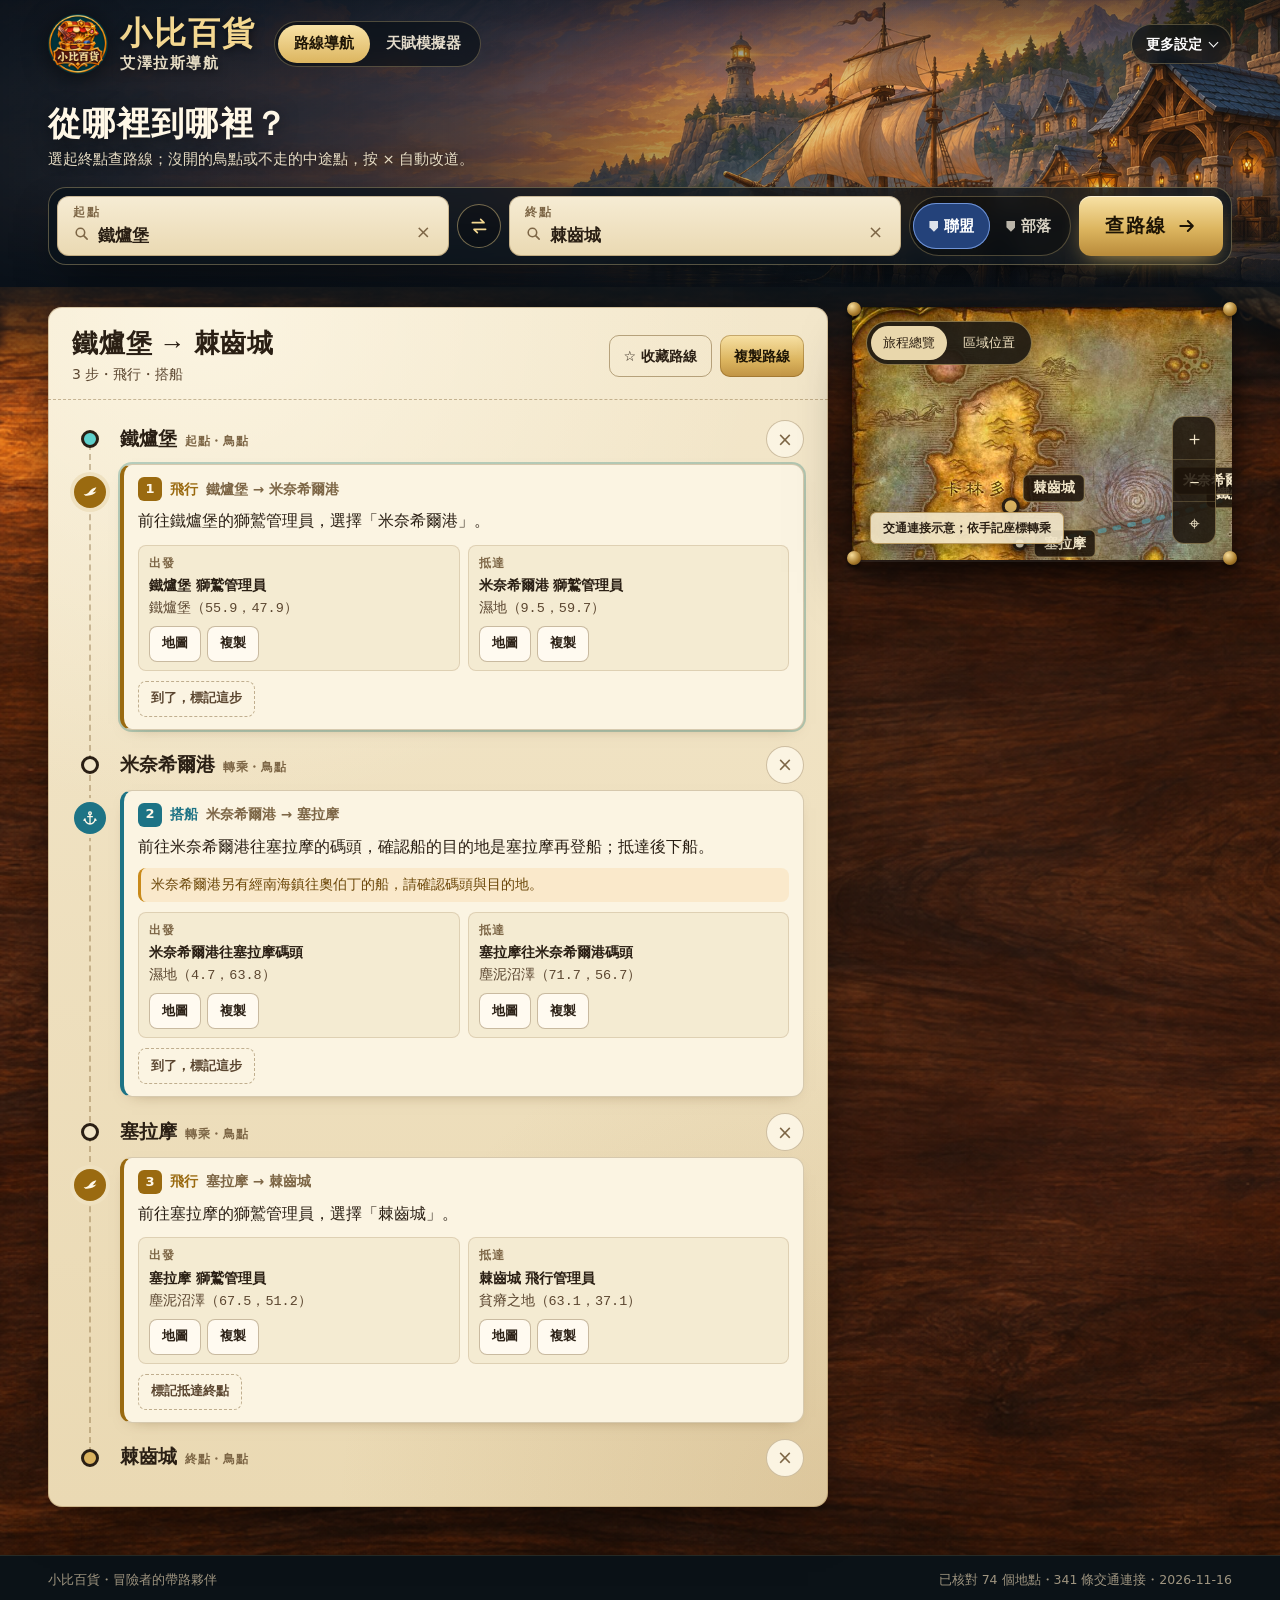
<file: index.html>
<!doctype html>
<html lang="zh-Hant">
<head>
<meta charset="utf-8"><meta name="description" content="小比百貨魔獸世界永恆導航：選擇聯盟或部落，搜尋主城、鳥點及港口，取得船、飛船、地鐵、飛行與步行路線。">
<meta name="viewport" content="width=device-width,initial-scale=1">
<meta name="theme-color" content="#0c1820">
<title>小比百貨｜艾澤拉斯導航・遠征手冊</title>
<link rel="icon" href="assets/logo.png">
<link rel="stylesheet" href="expedition.css?v=6"><link rel="stylesheet" href="navigation.css?v=6"><link rel="stylesheet" href="brand-enhancements.css?v=6">
<link rel="stylesheet" href="simple.css?v=6">
</head>
<body>
<svg width="0" height="0" style="position:absolute" aria-hidden="true">
  <symbol id="i-flight" viewBox="0 0 24 24"><path fill="currentColor" d="M2.5 15.5c3.6.1 6.3-1 8.3-3.4C12.7 9.7 14.5 6.8 21.5 5c-1.3 3.2-3.2 5.6-5.7 7.2 2.1.3 4-.2 5.8-1.2-2.7 4.3-7.3 6.6-14 6.6H5l-2.5-2.1Z"/></symbol>
  <symbol id="i-boat" viewBox="0 0 24 24"><g fill="none" stroke="currentColor" stroke-width="2" stroke-linecap="round"><circle cx="12" cy="4.8" r="2"/><path d="M12 6.8V21M8.5 10h7M4.5 13.5a7.5 7.5 0 0 0 15 0M4.5 13.5l-1.5 1.8M19.5 13.5l1.5 1.8"/></g></symbol>
  <symbol id="i-walk" viewBox="0 0 24 24"><g fill="currentColor"><ellipse cx="8" cy="8.5" rx="2.6" ry="4"/><ellipse cx="7.6" cy="15.2" rx="1.7" ry="1.4"/><ellipse cx="16" cy="12.5" rx="2.6" ry="4"/><ellipse cx="16.4" cy="19.2" rx="1.7" ry="1.4"/></g></symbol>
  <symbol id="i-tram" viewBox="0 0 24 24"><g fill="none" stroke="currentColor" stroke-width="2" stroke-linecap="round" stroke-linejoin="round"><rect x="5.5" y="3" width="13" height="13" rx="3"/><path d="M5.5 10h13M9 21l2-3.5M15 21l-2-3.5"/><circle cx="9" cy="13" r=".6" fill="currentColor"/><circle cx="15" cy="13" r=".6" fill="currentColor"/></g></symbol>
  <symbol id="i-search" viewBox="0 0 24 24"><g fill="none" stroke="currentColor" stroke-width="2.2" stroke-linecap="round"><circle cx="10.5" cy="10.5" r="6"/><path d="m15 15 5 5"/></g></symbol>
  <symbol id="i-swap" viewBox="0 0 24 24"><g fill="none" stroke="currentColor" stroke-width="2" stroke-linecap="round" stroke-linejoin="round"><path d="M4 8h14l-4-4M20 16H6l4 4"/></g></symbol>
  <symbol id="i-go" viewBox="0 0 24 24"><g fill="none" stroke="currentColor" stroke-width="2.4" stroke-linecap="round" stroke-linejoin="round"><path d="M4 12h15M13 6l6 6-6 6"/></g></symbol>
  <symbol id="i-city" viewBox="0 0 24 24"><path fill="currentColor" d="M4 20V10l3-2 3 2V7l2-3 2 3v3l3-2 3 2v10h-6v-4h-4v4z"/></symbol>
</svg>

<header class="topbar">
  <a class="brand" href="./" aria-label="小比百貨艾澤拉斯導航首頁"><img src="assets/logo.png" alt="小比百貨寶箱公會商標"><span><small>小比百貨</small><strong>艾澤拉斯導航</strong></span></a>
  <nav class="sn-nav" aria-label="功能切換"><a href="./" aria-current="page">路線導航</a><a href="talents/">天賦模擬器</a></nav>
  <details class="sn-more" id="moreMenu">
    <summary>更多設定</summary>
    <div class="sn-more-panel">
      <div class="sn-more-row"><span>路線偏好</span>
        <div class="seg" role="group" aria-label="路線偏好">
          <button type="button" data-pref="rec" aria-pressed="true">推薦路線</button>
          <button type="button" data-pref="few" aria-pressed="false">少轉乘</button>
        </div>
      </div>
      <button type="button" class="fp-cond" id="fpOpen"><span>鳥點總表</span><span><b id="fpCount">65／65</b> 可用</span></button>
      <button type="button" class="fav-btn" id="favJump"><span>☆ <span class="lbl">我的收藏</span></span><b id="favCount">0</b></button>
      <section class="shelf" id="shelf" aria-labelledby="shelfTitle"><h2 id="shelfTitle" class="sr-only">收藏與常用路線</h2><div class="cards" id="cards"></div></section>
      <button type="button" id="sourcesOpen" class="link-btn">交通來源與支援範圍</button>
    </div>
  </details>
</header>

<section class="hero sn-hero" aria-labelledby="heroTitle">
  <h1 id="heroTitle">從哪裡到哪裡？</h1>
  <p class="lede">選起終點查路線；沒開的鳥點或不走的中途點，按 × 自動改道。</p>
  <form class="planbar" id="planForm" autocomplete="off">
    <div class="field" data-side="from">
      <label for="fromInput">起點</label>
      <svg class="ico"><use href="#i-search"/></svg>
      <input id="fromInput" type="text" role="combobox" aria-autocomplete="list" aria-expanded="false" aria-controls="pickList" placeholder="輸入一兩個字，如「鐵爐」">
      <button type="button" class="clear" data-clear="from" aria-label="清除起點">×</button>
    </div>
    <button type="button" class="swap" id="swapBtn" aria-label="交換起點與終點"><svg class="ico"><use href="#i-swap"/></svg></button>
    <div class="field" data-side="to">
      <label for="toInput">終點</label>
      <svg class="ico"><use href="#i-search"/></svg>
      <input id="toInput" type="text" role="combobox" aria-autocomplete="list" aria-expanded="false" aria-controls="pickList" placeholder="主城、鳥點或港口">
      <button type="button" class="clear" data-clear="to" aria-label="清除終點">×</button>
    </div>
    <div class="faction" role="group" aria-label="陣營">
      <button type="button" data-faction="alliance" aria-pressed="true"><span class="crest"></span>聯盟</button>
      <button type="button" data-faction="horde" aria-pressed="false"><span class="crest"></span>部落</button>
    </div>
    <button type="submit" class="go">查路線 <svg class="ico"><use href="#i-go"/></svg></button>
  </form>
</section>

<main class="desk sn-desk" id="desk">
  <div class="desk-inner">
    <nav class="beats" id="beats" aria-label="旅程節點" hidden></nav>
    <div class="desk-grid">
      <article class="journal" id="journal" aria-labelledby="jTitle">
        <button type="button" class="sheet-handle" id="sheetToggle" hidden aria-expanded="true" aria-controls="journalBody"><i></i><span id="sheetLabel"></span></button>
        <header class="j-head">
          <h2 id="jTitle">—</h2>
          <p class="j-meta" id="jMeta"></p>
          <div class="j-tools">
            <button type="button" class="save" id="saveBtn" aria-pressed="false">☆ 收藏</button>
            <button type="button" class="copy" id="copyBtn">複製路線</button>
          </div>
        </header>
        <div class="j-body" id="journalBody"></div>
      </article>

      <aside class="atlas" aria-label="旅程地圖">
        <button type="button" class="map-toggle" id="mapToggle" aria-expanded="false" aria-controls="atlasPage">顯示地圖</button>
        <div class="atlas-page" id="atlasPage">
          <div class="atlas-switch" role="group" aria-label="地圖檢視"><button id="worldMap" aria-pressed="true">旅程總覽</button><button id="regionMap" aria-pressed="false">區域位置</button></div>
          <div id="detachedNotice" class="detached-notice" hidden></div>
          <div class="viewport" id="viewport" tabindex="0" aria-label="地圖，可拖曳與縮放">
            <div class="stage" id="stage">
              <img id="mapImage" src="assets/maps/azeroth-zhtw.jpg" alt="艾澤拉斯世界地圖：卡林多與東部王國" width="1002" height="668" draggable="false">
              <svg id="routeSvg" viewBox="0 0 1002 668" preserveAspectRatio="none" aria-hidden="true"></svg>
              <div id="marks"></div>
            </div>
          </div>
          <span class="pin a"></span><span class="pin b"></span><span class="pin c"></span><span class="pin d"></span>
          <p class="atlas-tag" id="mapCaption">交通連接示意；依步驟座標轉乘</p>
          <div class="atlas-tools">
            <button type="button" id="zoomIn" aria-label="放大地圖">＋</button>
            <button type="button" id="zoomOut" aria-label="縮小地圖">－</button>
            <button type="button" id="zoomFit" aria-label="顯示整段路線">⌖</button>
          </div>
        </div>
      </aside>
    </div>
  </div>
</main>

<footer class="site-foot">
  <span>小比百貨・冒險者的帶路夥伴</span>
  <span id="coverageNote"></span>
</footer>

<!-- picker 直接掛在 body（position:fixed; z-index:1000） -->
<div class="picker" id="picker" hidden>
  <div class="pick-side">
    <p class="pick-for" id="pickFor">選擇起點</p>
    <div class="cat-tabs" role="group" aria-label="地點分類">
      <button type="button" data-cat="all" aria-pressed="true">全部 <small></small></button>
      <button type="button" data-cat="city" aria-pressed="false">主城 <small></small></button>
      <button type="button" data-cat="fp" aria-pressed="false">鳥點 <small></small></button>
      <button type="button" data-cat="port" aria-pressed="false">港口 <small></small></button>
    </div>
    <button type="button" class="pick-close" id="pickClose" aria-label="關閉地點選單">×</button>
  </div>
  <div class="pick-main"><label class="picker-search"><span class="sr-only">搜尋地點</span><input id="pickQuery" type="search" aria-label="搜尋地點" autocomplete="off" placeholder="輸入地名、區域或別名"></label>
    <div class="pick-top">
      <div class="cont-tabs" role="group" aria-label="大陸">
        <button type="button" data-cont="all" aria-pressed="true">全部大陸</button>
        <button type="button" data-cont="ek" aria-pressed="false">東部王國</button>
        <button type="button" data-cont="kal" aria-pressed="false">卡林多</button><button type="button" data-cont="other" aria-pressed="false">其他地區</button>
      </div>
      <label class="zone-filter"><span class="sr-only">區域</span><select id="zoneFilter" aria-label="區域"><option value="all">全部區域</option></select></label><span class="pick-meta" id="pickMeta" aria-live="polite"></span>
    </div>
    <div class="pick-list" id="pickList" role="listbox" aria-label="地點候選"></div>
  </div>
</div>
<dialog id="fpDialog" aria-labelledby="fpTitle">
  <div class="dlg-head"><h2 id="fpTitle">尚未開通的鳥點</h2><button type="button" class="dlg-x" data-close aria-label="關閉">×</button></div>
  <p class="dlg-p">預設全部鳥點可用。勾選還沒開的鳥點，路線就不會在那裡起降；仍可搭船或步行抵達。設定會儲存在這個瀏覽器。</p>
  <label class="fp-search"><span class="sr-only">搜尋鳥點</span><input id="fpFilter" type="search" aria-label="搜尋鳥點" placeholder="搜尋鳥點或區域"></label><div class="fp-list" id="fpList"></div>
  <div class="dlg-foot"><button type="button" class="link-btn" id="fpReset">恢復全部鳥點</button><button type="button" class="primary" data-close>完成並重新規劃</button></div>
</dialog>
<dialog id="sourcesDialog" aria-labelledby="sourcesTitle"><div class="dlg-head"><h2 id="sourcesTitle">交通來源與支援範圍</h2><button class="dlg-x" data-close aria-label="關閉來源說明">×</button></div><div id="sourceBody" class="source-body"></div><div class="dlg-foot"><button class="primary" data-close>我知道了</button></div></dialog><div id="toast" role="status" hidden></div>

<script type="module" src="navigator.js?v=10"></script>
</body>
</html>
</file>
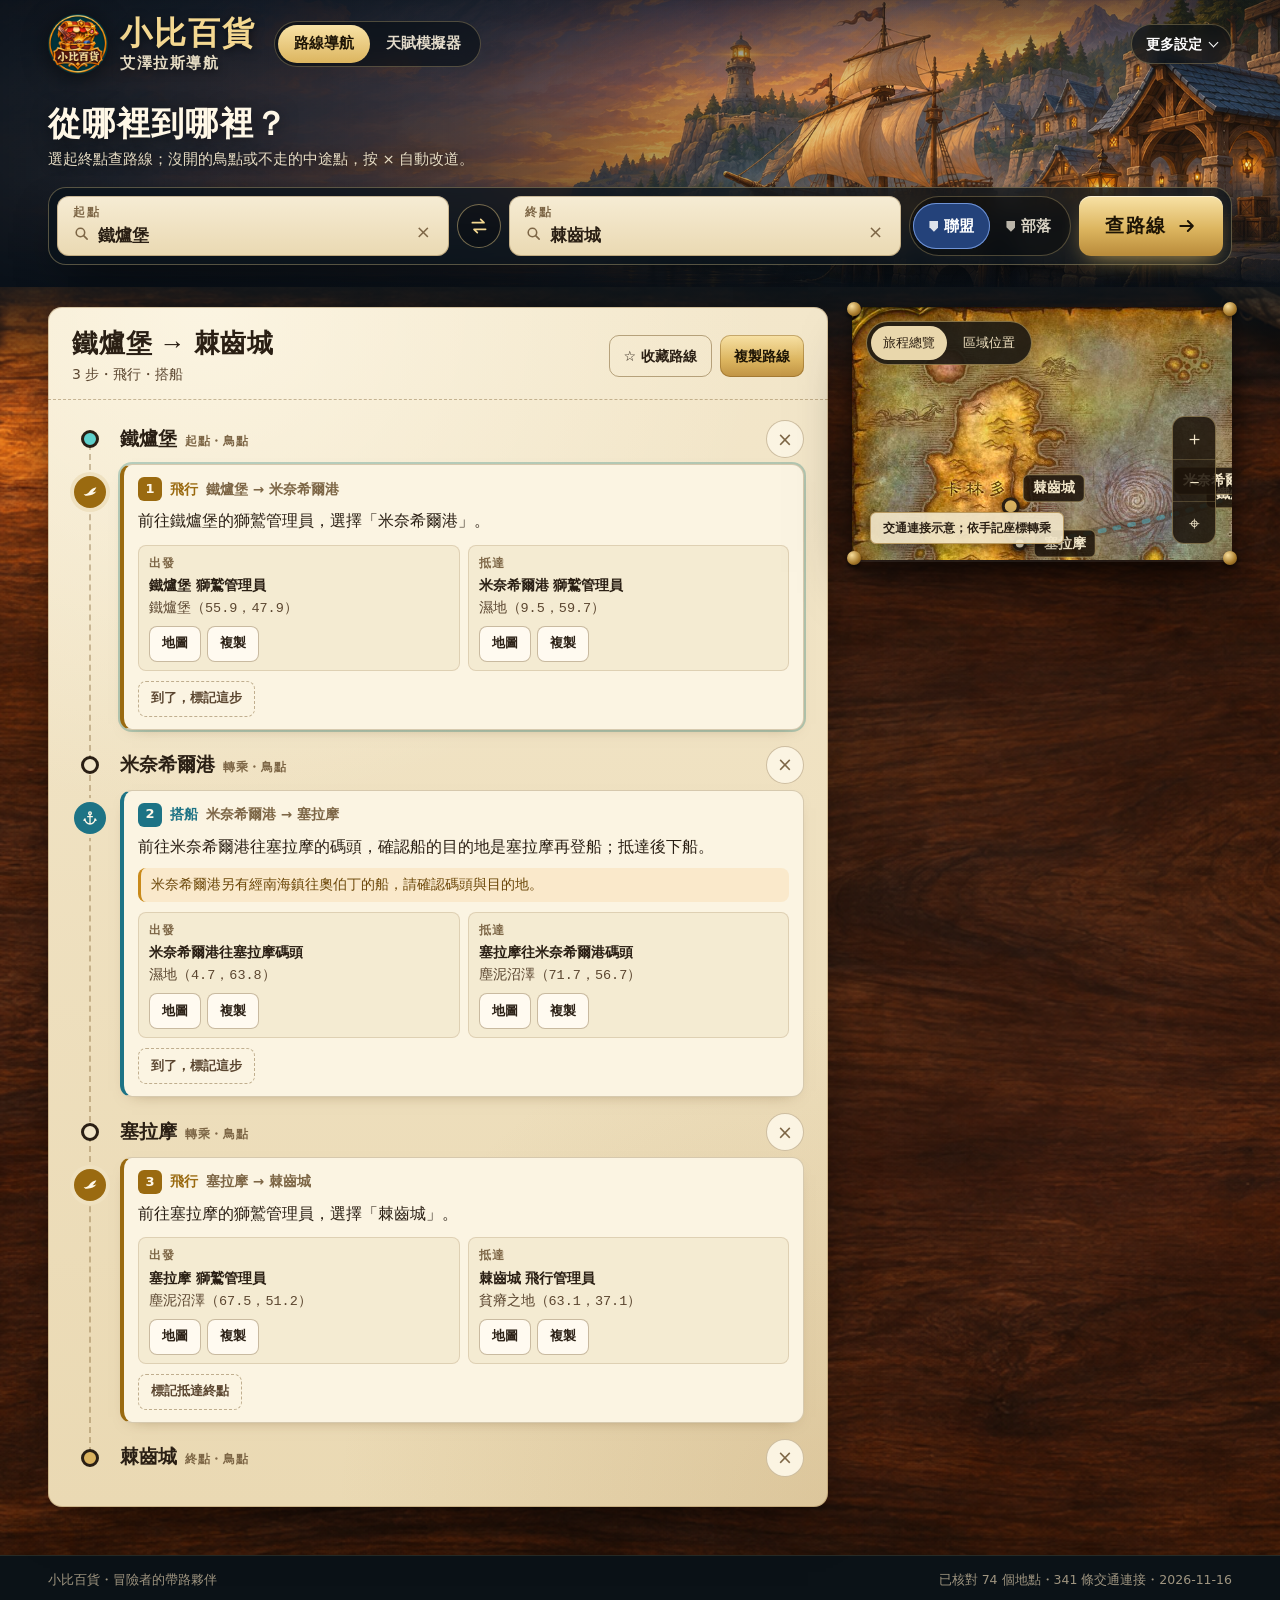
<file: design-v4/index.html>
<!doctype html>
<html lang="zh-Hant"><head><meta charset="utf-8"><meta name="viewport" content="width=device-width,initial-scale=1"><title>小比百貨｜艾澤拉斯導航</title><meta http-equiv="refresh" content="0;url=../"><script>location.replace('../'+location.search+location.hash)</script></head><body><p>新版導航已整合完成，<a href="../">開啟小比百貨艾澤拉斯導航</a>。</p></body></html>
</file>
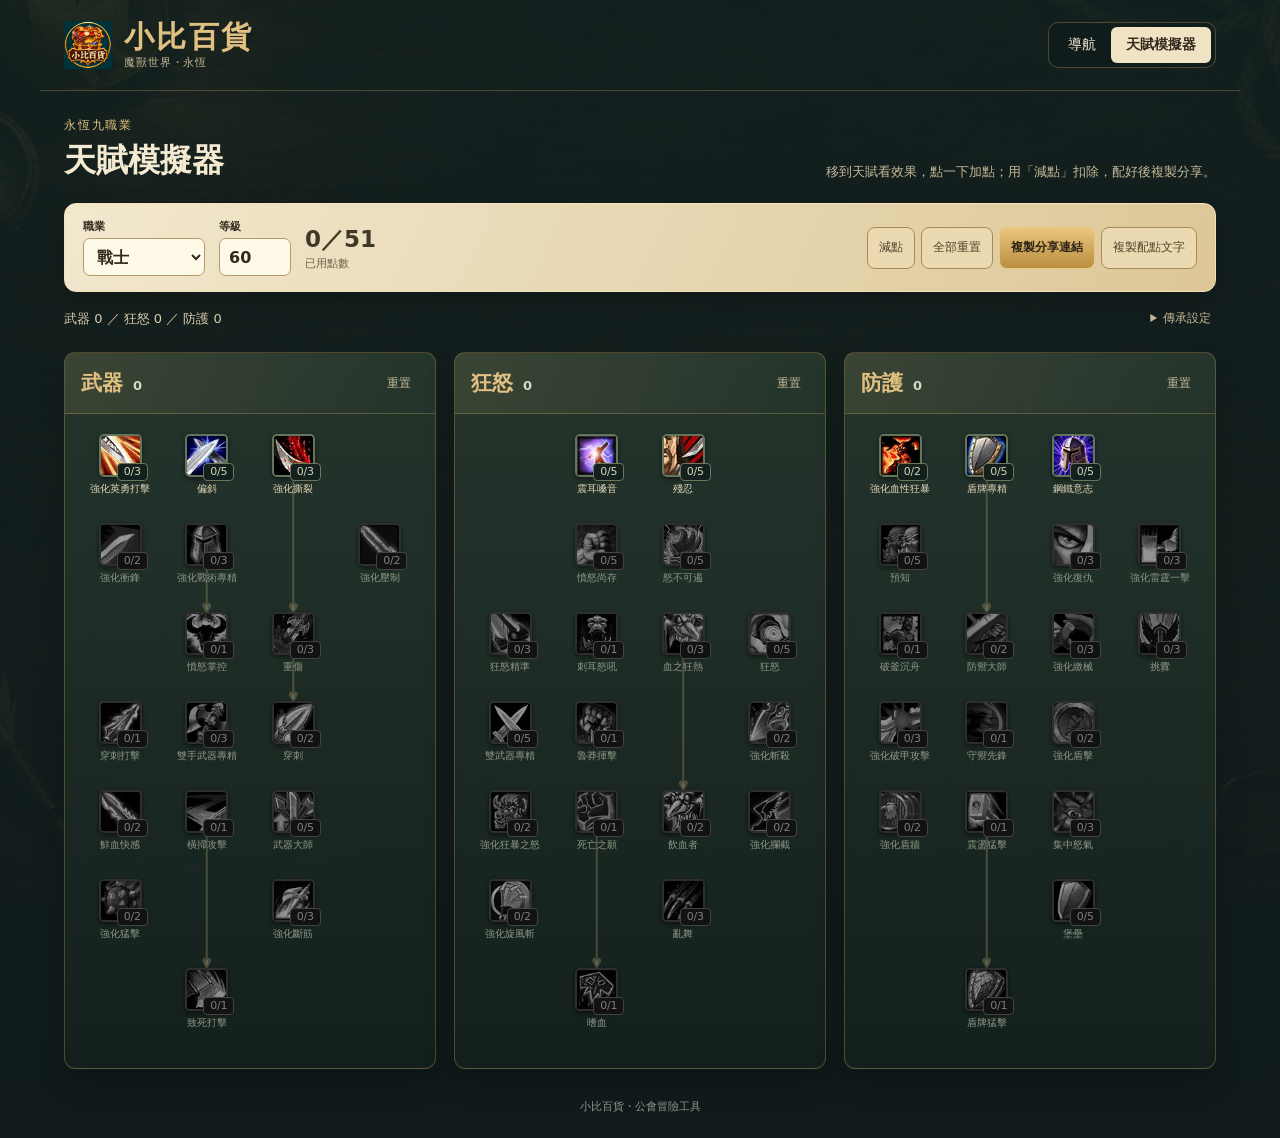
<file: talents/index.html>
<!doctype html>
<html lang="zh-Hant">
<head><meta charset="utf-8"><meta name="viewport" content="width=device-width,initial-scale=1"><meta name="theme-color" content="#14201f"><title>小比百貨｜永恆天賦模擬器</title><meta name="description" content="魔獸世界永恆九職業繁中天賦模擬器。選職業、等級，點好天賦後複製連結或文字，分享給公會朋友。"><link rel="stylesheet" href="style.css?v=2"></head>
<body>
 <header class="site-header"><a class="brand" href="../" aria-label="小比百貨首頁"><img src="../assets/logo.png" alt="小比百貨公會商標" width="48" height="48"><span><strong>小比百貨</strong><small>魔獸世界・永恆</small></span></a><nav aria-label="工具"><a href="../">導航</a><a href="./" aria-current="page">天賦模擬器</a></nav></header>
 <main>
  <div class="page-title"><div><p class="eyebrow">永恆九職業</p><h1>天賦模擬器</h1></div><p class="howto" id="howto">移到天賦看效果，點一下加點；用「減點」扣除，配好後複製分享。</p></div>
  <section class="controls" aria-label="配點設定">
   <label>職業<select id="classSelect" aria-label="職業"></select></label>
   <label>等級<input id="levelInput" type="number" min="1" max="60" step="1" value="60" inputmode="numeric" aria-label="角色等級"></label>
   <div class="budget"><strong id="spentCount">0／51</strong><span>已用點數</span></div>
   <div class="control-actions"><button id="removeMode" type="button" aria-pressed="false">減點</button><button id="resetAll" type="button">全部重置</button><button id="copyLink" type="button" class="primary">複製分享連結</button><button id="copyText" type="button">複製配點文字</button></div>
  </section>
  <div id="notice" class="notice" role="status" aria-live="polite" hidden></div>
  <div class="allocation-summary"><span id="treeSummary"></span><details class="advanced"><summary>傳承設定</summary><label>天賦異稟 <select id="talentedSelect" aria-label="天賦異稟階級"><option value="0">未點</option><option value="1">1 階</option><option value="2">2 階</option><option value="3">3 階</option><option value="4">4 階</option><option value="5">5 階</option></select></label><small>僅調整較早取得點數的等級；總上限仍為 51 點。</small></details></div>
  <div id="specTabs" class="spec-tabs" role="tablist" aria-label="天賦系"></div>
  <section id="trees" class="trees" aria-label="職業天賦樹"></section>
  <div class="talent-tooltip" id="detail" role="tooltip" hidden></div>
 </main>
 <footer>小比百貨・公會冒險工具</footer>
 <dialog id="shareFallback"><form method="dialog"><h2>複製配點</h2><p>瀏覽器未開放自動複製，請選取下方內容複製。</p><textarea id="shareContent" readonly aria-label="可複製的配點內容"></textarea><button class="primary">關閉</button></form></dialog>
 <script type="module" src="app.js?v=4"></script>
</body></html>
</file>
<file: expedition.css>
:root{
  --night:#0b151c; --night-2:#12212a; --glass:rgba(10,20,27,.74);
  --parch:#f1e5c8; --parch-2:#e7d6ae; --parch-3:#d9c294; --parch-edge:#b99a62;
  --ink:#2a1f14; --ink-2:#5b4630; --ink-3:#7d6646;
  --gold:#d9b25f; --gold-b:#f4d891; --gold-d:#9a7330;
  --teal:#5fd0cb; --teal-d:#1f7f7b;
  --wax:#9b2b22; --wax-b:#c2453a;
  --flight:#f0b542; --boat:#45c4dc; --walk:#fbf6ea; --tram:#b79cf2;
  --flight-ink:#9a6a10; --boat-ink:#1d7385; --walk-ink:#6b5a43; --tram-ink:#6a4fb0;
  --serif:"Noto Serif TC","Source Han Serif TC","Noto Serif CJK TC","Songti TC","PMingLiU",serif;
  --sans:"Noto Sans TC","Source Han Sans TC","Noto Sans CJK TC","PingFang TC","Microsoft JhengHei",system-ui,sans-serif;
  --ease:cubic-bezier(.2,.7,.2,1);
}
*,*::before,*::after{box-sizing:border-box}
html{-webkit-text-size-adjust:100%}
body{margin:0;font-family:var(--sans);font-size:15px;line-height:1.6;color:#f3ecdc;background:var(--night);overflow-x:hidden}
h1,h2,h3,p,ol,dl,dd{margin:0}
ol{padding:0;list-style:none}
img{display:block;max-width:100%}
button,input{font:inherit;color:inherit}
button{cursor:pointer;border:0;background:none;padding:0;-webkit-tap-highlight-color:transparent}
[hidden]{display:none!important}
:focus-visible{outline:2px solid var(--teal);outline-offset:2px;border-radius:6px}
.sr{position:absolute;width:1px;height:1px;overflow:hidden;clip:rect(0 0 0 0);white-space:nowrap}
.ico{width:1em;height:1em;flex:none}

/* ===== Top bar ===== */
.topbar{position:absolute;inset:0 0 auto;z-index:30;display:flex;align-items:center;gap:16px;padding:14px clamp(16px,4vw,56px)}
.brand{display:flex;align-items:center;gap:12px;color:#fff;text-decoration:none;min-width:0}
.brand img{width:52px;height:52px;border-radius:50%;filter:drop-shadow(0 4px 12px rgba(0,0,0,.55))}
.brand span{display:grid;line-height:1.15}
.brand small{font-size:12px;letter-spacing:.28em;color:var(--gold-b);font-weight:700}
.brand strong{font-family:var(--serif);font-size:21px;letter-spacing:.08em;text-shadow:0 2px 10px rgba(0,0,0,.6);white-space:nowrap}
.preview-pill{margin-left:6px;padding:3px 10px;border-radius:99px;font-size:12px;font-weight:600;letter-spacing:.08em;color:#1b1407;background:var(--gold-b);white-space:nowrap}
.top-actions{margin-left:auto;display:flex;align-items:center;gap:10px}
.faction{display:flex;padding:3px;border-radius:99px;background:rgba(8,14,20,.6);border:1px solid rgba(244,216,145,.28);backdrop-filter:blur(8px)}
.faction button{white-space:nowrap;min-height:34px;padding:0 14px;border-radius:99px;font-size:14px;font-weight:600;color:#d8d2c3;display:flex;align-items:center;gap:6px}
.faction button[aria-pressed="true"][data-faction="alliance"]{background:#24427a;color:#fff;box-shadow:inset 0 0 0 1px #6f93d6}
.faction button[aria-pressed="true"][data-faction="horde"]{background:#7a2420;color:#fff;box-shadow:inset 0 0 0 1px #d66f66}
.faction .crest{width:9px;height:11px;clip-path:polygon(0 0,100% 0,100% 60%,50% 100%,0 60%);background:currentColor;opacity:.85}
.fav-btn{min-height:40px;padding:0 14px;border-radius:99px;font-size:14px;font-weight:600;color:#fff;background:rgba(8,14,20,.6);border:1px solid rgba(244,216,145,.28);backdrop-filter:blur(8px);display:flex;align-items:center;gap:8px}
.fav-btn b{min-width:20px;height:20px;border-radius:99px;background:var(--gold);color:#1b1407;font-size:12px;line-height:20px;text-align:center}

/* ===== Hero ===== */
.hero{position:relative;padding:104px clamp(16px,4vw,56px) 26px;min-height:392px;
  background:linear-gradient(90deg,rgba(9,16,24,.88) 0%,rgba(9,16,24,.55) 38%,rgba(9,16,24,.05) 68%),
  linear-gradient(180deg,rgba(9,16,24,.55) 0%,rgba(9,16,24,0) 30%,rgba(9,16,24,0) 62%,rgba(9,16,24,.92) 100%),
  url("assets/harbor-hero.png") center 42%/cover no-repeat}
.hero-copy{max-width:640px}
.eyebrow{font-size:13px;font-weight:700;letter-spacing:.3em;color:var(--gold-b)}
.hero h1{margin-top:6px;font-family:var(--serif);font-size:clamp(28px,3.4vw,44px);line-height:1.2;letter-spacing:.04em;color:#fff8e7;text-shadow:0 3px 18px rgba(0,0,0,.55)}
.lede{margin-top:8px;font-size:15.5px;color:#e6dcc4;max-width:34em;text-shadow:0 1px 8px rgba(0,0,0,.6)}

.planbar{position:relative;margin-top:22px;max-width:1080px;display:grid;grid-template-columns:minmax(0,1fr) 48px minmax(0,1fr) auto;align-items:center;gap:8px;padding:8px;border-radius:18px;background:var(--glass);border:1px solid rgba(244,216,145,.32);box-shadow:0 20px 50px -20px rgba(0,0,0,.8);backdrop-filter:blur(10px)}
.field{position:relative;display:flex;align-items:center;min-height:60px;padding:0 10px 0 16px;border-radius:12px;background:linear-gradient(180deg,#f6ecd4,#ead9b2);color:var(--ink);box-shadow:inset 0 0 0 1px rgba(120,90,40,.35)}
.field:focus-within{box-shadow:inset 0 0 0 2px var(--teal-d),0 0 0 3px rgba(95,208,203,.35)}
.field label{position:absolute;left:16px;top:7px;font-size:11.5px;font-weight:700;letter-spacing:.18em;color:var(--ink-3)}
.field .ico{color:var(--ink-3);font-size:17px;margin-top:14px}
.field input{flex:1;min-width:0;height:58px;padding:18px 6px 0 8px;border:0;background:transparent;color:var(--ink);font-size:17px;font-weight:700;font-family:var(--serif);outline:none}
.field input::placeholder{color:#8f7a5a;font-weight:500;font-family:var(--sans);font-size:15px}
.field .clear{width:32px;height:32px;margin-top:12px;border-radius:50%;color:var(--ink-3);font-size:18px}
.field .clear:hover{background:rgba(90,70,40,.12);color:var(--ink)}
.swap{width:44px;height:44px;margin:auto;border-radius:50%;display:grid;place-items:center;font-size:20px;color:var(--gold-b);border:1px solid rgba(244,216,145,.45);background:rgba(0,0,0,.25);transition:transform .25s var(--ease)}
.swap:hover{transform:rotate(180deg);background:rgba(244,216,145,.12)}
.go{min-height:60px;padding:0 28px;border-radius:12px;display:flex;align-items:center;gap:10px;font-family:var(--serif);font-size:19px;font-weight:700;letter-spacing:.14em;color:#1d1405;background:linear-gradient(180deg,#f8e2a6,#dcb55f 55%,#b98b3a);box-shadow:inset 0 1px 0 rgba(255,255,255,.5),0 10px 24px -10px rgba(220,181,95,.9)}
.go:hover{filter:brightness(1.07)}
.go .ico{font-size:20px}

.plan-options{margin-top:14px;display:flex;align-items:center;flex-wrap:wrap;gap:10px 14px;max-width:1080px}
.seg{display:flex;padding:3px;border-radius:99px;background:rgba(8,14,20,.6);border:1px solid rgba(255,255,255,.12)}
.seg button{min-height:34px;padding:0 14px;border-radius:99px;font-size:13.5px;font-weight:600;color:#d8d2c3}
.seg button[aria-pressed="true"]{background:var(--parch);color:var(--ink)}
.fp-cond{min-height:40px;padding:0 14px;border-radius:99px;display:flex;align-items:center;gap:8px;font-size:13.5px;font-weight:600;color:#efe6d2;background:rgba(8,14,20,.6);border:1px solid rgba(255,255,255,.12)}
.fp-cond:hover{border-color:rgba(244,216,145,.5)}
.fp-cond b{color:var(--gold-b)}
.fp-cond .seal-dot{width:12px;height:12px;border-radius:50%;background:radial-gradient(circle at 35% 30%,var(--wax-b),var(--wax))}
.hint{font-size:12.5px;color:#cfc5ad;text-shadow:0 1px 6px rgba(0,0,0,.8)}

/* ===== Place picker ===== */
.picker{position:absolute;z-index:60;top:calc(100% + 10px);left:0;right:0;display:grid;grid-template-columns:150px minmax(0,1fr);max-height:min(460px,62vh);border-radius:16px;overflow:hidden;color:var(--ink);background:var(--parch);box-shadow:0 30px 70px -20px rgba(0,0,0,.85),0 0 0 1px var(--parch-edge);animation:pop .16s var(--ease)}
@keyframes pop{from{opacity:0;transform:translateY(-6px)}to{opacity:1;transform:none}}
.pick-side{padding:14px 10px;background:linear-gradient(180deg,#e2cf9f,#d8c08b);border-right:1px solid rgba(120,90,40,.25);display:flex;flex-direction:column;gap:4px}
.pick-side .pick-for{padding:0 8px 8px;font-size:12px;font-weight:700;letter-spacing:.14em;color:var(--ink-2)}
.cat-tabs{display:flex;flex-direction:column;gap:3px}
.cat-tabs button{min-height:40px;padding:0 12px;border-radius:10px;text-align:left;font-weight:600;font-size:14.5px;color:var(--ink-2);display:flex;justify-content:space-between;align-items:center}
.cat-tabs button small{font-size:12px;color:var(--ink-3)}
.cat-tabs button:hover{background:rgba(255,255,255,.3)}
.cat-tabs button[aria-pressed="true"]{background:var(--ink);color:var(--parch)}
.cat-tabs button[aria-pressed="true"] small{color:var(--gold-b)}
.pick-main{display:flex;flex-direction:column;min-height:0}
.pick-top{display:flex;align-items:center;gap:10px;flex-wrap:wrap;padding:12px 16px 10px;border-bottom:1px solid rgba(120,90,40,.2)}
.cont-tabs{display:flex;gap:4px}
.cont-tabs button{min-height:32px;padding:0 12px;border-radius:99px;font-size:13px;font-weight:600;color:var(--ink-2);border:1px solid rgba(120,90,40,.3)}
.cont-tabs button[aria-pressed="true"]{background:var(--teal-d);border-color:var(--teal-d);color:#fff}
.pick-meta{margin-left:auto;font-size:12.5px;color:var(--ink-3)}
.pick-list{overflow-y:auto;padding:6px 12px 14px;overscroll-behavior:contain}
.p-group{margin-top:8px}
.p-group-title{position:sticky;top:-6px;z-index:1;padding:6px 6px 4px;font-family:var(--serif);font-size:13px;font-weight:700;letter-spacing:.1em;color:var(--gold-d);background:linear-gradient(180deg,var(--parch) 75%,rgba(241,229,200,0))}
.p-grid{display:grid;grid-template-columns:repeat(auto-fill,minmax(180px,1fr));gap:4px}
.opt{display:flex;align-items:center;gap:10px;min-height:48px;padding:6px 10px;border-radius:10px;cursor:pointer;border:1px solid transparent}
.opt:hover{background:rgba(255,255,255,.45)}
.opt[aria-selected="true"]{background:#fff8e6;border-color:var(--teal-d);box-shadow:0 0 0 2px rgba(31,127,123,.18)}
.opt-ic{width:30px;height:30px;flex:none;border-radius:50%;display:grid;place-items:center;font-size:14px;color:var(--parch);background:var(--ink-2)}
.opt-ic.city{background:var(--gold-d)}
.opt-ic.port{background:var(--boat-ink)}
.opt-txt{display:grid;line-height:1.3;min-width:0}
.opt-txt strong{font-size:15px}
.opt-txt strong mark{background:none;color:var(--wax);text-decoration:underline;text-underline-offset:3px}
.opt-txt small{font-size:12px;color:var(--ink-3)}
.no-result{padding:30px 10px;text-align:center;color:var(--ink-3)}

/* ===== Desk ===== */
.desk{position:relative;padding:22px clamp(16px,4vw,56px) 56px;background:linear-gradient(180deg,rgba(11,21,28,.85),rgba(11,21,28,0) 120px),url("assets/cartographer-desk.png") center top/cover no-repeat,#3a2114}
.desk-inner{max-width:1280px;margin:0 auto}
.beats{display:flex;align-items:center;gap:0;overflow-x:auto;padding:10px 18px;border-radius:99px;background:rgba(14,10,6,.62);border:1px solid rgba(244,216,145,.25);box-shadow:0 12px 30px -16px rgba(0,0,0,.9);backdrop-filter:blur(6px);scrollbar-width:thin;scrollbar-color:rgba(244,216,145,.3) transparent}
.beats-label{flex:none;margin-right:14px;font-size:12px;font-weight:700;letter-spacing:.2em;color:var(--gold-b)}
.beat-node{flex:none;display:flex;align-items:center;gap:8px;min-height:38px;padding:0 12px 0 6px;border-radius:99px;font-family:var(--serif);font-weight:700;font-size:15px;color:#f5ecd8}
.beat-node i{width:14px;height:14px;border-radius:50%;background:var(--parch);box-shadow:0 0 0 3px rgba(0,0,0,.4)}
.beat-node.start i{background:var(--teal)}
.beat-node.end i{background:var(--gold)}
.beat-node:hover{background:rgba(255,255,255,.07)}
.beat-leg{flex:1 0 76px;display:flex;align-items:center;gap:6px;min-height:38px;padding:0 6px;border-radius:99px;color:#cfc5ad;font-size:12.5px;font-weight:600}
.beat-leg::before,.beat-leg::after{content:"";flex:1;min-width:10px;border-top:2px dashed currentColor;opacity:.7}
.beat-leg span{display:flex;align-items:center;gap:5px;padding:3px 9px;border-radius:99px;border:1px solid currentColor;white-space:nowrap}
.beat-leg.flight{color:var(--flight)}.beat-leg.boat{color:var(--boat)}.beat-leg.walk{color:var(--walk)}.beat-leg.tram{color:var(--tram)}
.beat-leg.walk::before,.beat-leg.walk::after{border-top-style:solid}
.beat-leg.tram::before,.beat-leg.tram::after{border-top-style:dotted}
.beat-leg.active span{background:currentColor}
.beat-leg.active span>*{color:#140d05}
.beat-leg.active span{color:inherit}
.beat-leg.active .lbl{color:#140d05}
.beat-leg.done{opacity:.55}
.beats-empty{color:#cfc5ad;font-size:13.5px}

.desk-grid{margin-top:20px;display:grid;grid-template-columns:minmax(0,1fr) 392px;gap:28px;align-items:start}

/* Atlas */
.atlas{position:relative;transform:rotate(-.5deg)}
.atlas-page{position:relative;border-radius:6px;box-shadow:0 2px 0 rgba(255,255,255,.08),0 30px 60px -18px rgba(0,0,0,.85),0 8px 18px rgba(0,0,0,.45)}
.viewport{position:relative;aspect-ratio:1002/668;overflow:hidden;border-radius:6px;background:#3b2a17;cursor:grab;touch-action:none}
.viewport.dragging{cursor:grabbing}
.stage{position:absolute;inset:0;transform-origin:0 0;transition:transform .45s var(--ease)}
.viewport.dragging .stage{transition:none}
.stage img{width:100%;height:100%;user-select:none;-webkit-user-drag:none}
.stage svg{position:absolute;inset:0;width:100%;height:100%;overflow:visible;pointer-events:none}
.r-under{fill:none;stroke:rgba(30,18,6,.6);stroke-linecap:round}
.r-line{fill:none;stroke-linecap:round}
.r-line.flight{stroke:var(--flight);stroke-dasharray:10 7}
.r-line.boat{stroke:var(--boat);stroke-dasharray:3 7}
.r-line.walk{stroke:var(--walk)}
.r-line.tram{stroke:var(--tram);stroke-dasharray:1 6}
.r-line.active{animation:march 1.2s linear infinite}
.dim{opacity:.4}
@keyframes march{to{stroke-dashoffset:-34}}
.mark{position:absolute;width:0;height:0;transform:scale(var(--inv,1))}
.mark i{position:absolute;left:-9px;top:-9px;width:18px;height:18px;border-radius:50%;background:var(--parch);border:3px solid #2a1f14;box-shadow:0 2px 6px rgba(0,0,0,.6)}
.mark.start i{background:var(--teal)}
.mark.end i{background:var(--gold)}
.mark.via i{width:14px;height:14px;left:-7px;top:-7px}
.mark span{position:absolute;padding:2px 9px;border-radius:6px;white-space:nowrap;font-family:var(--serif);font-size:13.5px;font-weight:700;color:var(--parch);background:rgba(28,19,10,.86);border:1px solid rgba(244,216,145,.45)}
.mark.r span{left:14px;top:-14px}.mark.l span{right:14px;top:-14px}.mark.t span{left:-30px;bottom:14px}.mark.b span{left:-30px;top:14px}
.mark.lb span{right:12px;top:6px}.mark.rt span{left:12px;bottom:4px}
.atlas-tag{position:absolute;left:18px;bottom:16px;z-index:3;padding:6px 12px;border-radius:6px;font-size:12px;font-weight:600;color:var(--ink);background:rgba(241,229,200,.92);box-shadow:0 4px 12px rgba(0,0,0,.35);border:1px solid var(--parch-edge)}
.atlas-tag b{color:var(--wax)}
.atlas-tools{position:absolute;right:16px;bottom:16px;z-index:3;display:flex;flex-direction:column;border-radius:12px;overflow:hidden;background:rgba(28,19,10,.86);border:1px solid rgba(244,216,145,.4)}
.atlas-tools button{width:42px;height:42px;display:grid;place-items:center;font-size:19px;color:var(--parch)}
.atlas-tools button+button{border-top:1px solid rgba(244,216,145,.2)}
.atlas-tools button:hover{background:rgba(244,216,145,.14);color:#fff}
.pin{position:absolute;z-index:4;width:14px;height:14px;border-radius:50%;background:radial-gradient(circle at 35% 30%,#f7dd9b,#a77a2b 60%,#5a3d12);box-shadow:0 3px 4px rgba(0,0,0,.55)}
.pin.a{left:-5px;top:-5px}.pin.b{right:-5px;top:-5px}.pin.c{left:-5px;bottom:-5px}.pin.d{right:-5px;bottom:-5px}

/* Journal */
.journal{position:relative;transform:rotate(.4deg);color:var(--ink);border-radius:4px 10px 10px 4px;
  background:radial-gradient(120% 70% at 20% 0%,rgba(255,250,235,.7),transparent 60%),radial-gradient(90% 60% at 100% 100%,rgba(170,130,70,.22),transparent 70%),linear-gradient(180deg,#f3e7cb,#ead9b3);
  box-shadow:inset 18px 0 22px -18px rgba(90,60,20,.45),inset 0 0 0 1px rgba(150,115,60,.35),0 30px 60px -20px rgba(0,0,0,.85),0 6px 14px rgba(0,0,0,.4);
  display:flex;flex-direction:column;max-height:calc(100vh - 40px);min-height:420px}
.journal::before{content:"";position:absolute;left:10px;top:0;bottom:0;width:1px;background:rgba(155,43,34,.35)}
.sheet-handle{display:none}
.j-head{padding:22px 24px 14px 30px;border-bottom:1px dashed rgba(120,90,40,.4)}
.j-kicker{display:flex;align-items:center;gap:8px;font-size:12px;font-weight:700;letter-spacing:.2em;color:var(--ink-3)}
.j-kicker em{font-style:normal;letter-spacing:.06em;padding:1px 8px;border-radius:99px;background:var(--wax);color:#fff2e4;font-size:11px}
.j-head h2{margin-top:6px;font-family:var(--serif);font-size:25px;line-height:1.3;letter-spacing:.03em;color:var(--ink)}
.j-meta{margin-top:4px;font-size:13.5px;color:var(--ink-2)}
.j-body{flex:1;min-height:0;overflow-y:auto;padding:14px 24px 18px 30px;scrollbar-width:thin;scrollbar-color:rgba(120,90,40,.4) transparent}
.seals{padding:10px 12px 12px;border-radius:10px;background:rgba(255,255,255,.28);border:1px solid rgba(120,90,40,.22)}
.seals h3{font-size:13px;font-weight:700;color:var(--ink);display:flex;justify-content:space-between;gap:8px}
.seals h3 small{font-weight:500;color:var(--ink-3);font-size:12px}
.seal-row{margin-top:8px;display:flex;flex-wrap:wrap;gap:6px}
.seal{display:flex;align-items:center;gap:7px;min-height:32px;padding:0 10px 0 5px;border-radius:99px;font-size:13px;font-weight:600;color:var(--ink);background:#fbf3df;border:1px solid rgba(120,90,40,.35)}
.seal i{width:20px;height:20px;border-radius:50%;flex:none;background:radial-gradient(circle at 35% 30%,var(--wax-b),var(--wax) 70%);box-shadow:inset 0 0 0 2px rgba(255,255,255,.12),0 1px 2px rgba(0,0,0,.35);position:relative}
.seal i::after{content:"";position:absolute;inset:6px;border-radius:50%;border:1.5px solid rgba(255,220,200,.55)}
.seal .x{font-size:15px;color:var(--ink-3);margin-left:2px}
.seal:hover{border-color:var(--wax);color:var(--wax)}
.seal:hover .x{color:var(--wax)}
.excluded{margin-top:10px;padding-top:8px;border-top:1px dashed rgba(120,90,40,.35);display:flex;flex-wrap:wrap;align-items:center;gap:6px;font-size:12.5px;color:var(--ink-2)}
.excluded .seal{background:transparent;border-style:dashed;color:var(--ink-3);text-decoration:line-through}
.excluded .seal i{background:radial-gradient(circle at 35% 30%,#b89a88,#7d6658 70%);clip-path:polygon(0 0,46% 0,58% 40%,40% 60%,54% 100%,0 100%,0 0,100% 0,100% 100%,62% 100%,48% 62%,66% 42%,54% 0)}
.excluded .seal:hover{text-decoration:none;color:var(--teal-d);border-color:var(--teal-d)}
.link-btn{min-height:32px;padding:0 4px;font-size:12.5px;font-weight:700;color:var(--teal-d);text-decoration:underline;text-underline-offset:3px}

.legs{position:relative;margin-top:16px}
.legs::before{content:"";position:absolute;left:19px;top:20px;bottom:24px;border-left:2px dashed rgba(120,90,40,.4)}
.leg{position:relative;padding-bottom:8px}
.leg-head{width:100%;display:grid;grid-template-columns:40px minmax(0,1fr);gap:12px;align-items:start;padding:8px 8px 8px 0;border-radius:10px;text-align:left}
.leg-head:hover{background:rgba(255,255,255,.25)}
.stamp{position:relative;z-index:1;width:40px;height:40px;border-radius:50%;display:grid;place-items:center;font-size:19px;background:#f8efd9;border:2px solid currentColor;box-shadow:0 0 0 4px #efe1c0}
.stamp.flight{color:var(--flight-ink)}.stamp.boat{color:var(--boat-ink)}.stamp.walk{color:var(--walk-ink)}.stamp.tram{color:var(--tram-ink)}
.leg.active .stamp{background:currentColor}
.leg.active .stamp .ico{color:#fff8e8}
.leg.done .stamp{background:var(--ink-2);border-color:var(--ink-2)}
.leg.done .stamp .ico{color:var(--parch)}
.leg-no{font-size:12px;font-weight:700;letter-spacing:.12em;color:var(--ink-3)}
.leg-head strong{display:block;font-family:var(--serif);font-size:17.5px;line-height:1.35;color:var(--ink)}
.leg-desc{display:block;margin-top:3px;font-size:14px;line-height:1.65;color:var(--ink-2)}
.leg.done .leg-head strong{color:var(--ink-3)}
.leg-detail{margin:4px 0 6px 52px;padding:12px 14px;border-radius:10px;background:#fbf4e2;border:1px solid rgba(120,90,40,.3);box-shadow:0 6px 16px -10px rgba(80,50,10,.5)}
.leg-detail dl{display:grid;grid-template-columns:auto 1fr;gap:3px 12px;font-size:13.5px}
.leg-detail dt{font-weight:700;color:var(--ink-3)}
.leg-detail dd{color:var(--ink)}
.leg-detail dd.pending{color:var(--ink-3);font-style:italic}
.leg-actions{margin-top:10px;display:grid;grid-template-columns:1fr 1fr;gap:6px}
.leg-actions button{min-height:40px;padding:0 10px;border-radius:8px;font-size:13.5px;font-weight:700;border:1px solid rgba(120,90,40,.45);color:var(--ink)}
.leg-actions button:hover{background:rgba(255,255,255,.6)}
.leg-actions button.primary{background:var(--ink);border-color:var(--ink);color:var(--parch)}
.leg-actions button.primary:hover{background:#3d2d1c}
.j-note{margin-top:8px;padding:10px 12px;border-left:3px solid var(--wax);background:rgba(155,43,34,.07);font-size:12.5px;line-height:1.6;color:var(--ink-2);border-radius:0 8px 8px 0}
.j-empty{padding:26px 6px;text-align:center}
.j-empty h3{font-family:var(--serif);font-size:19px}
.j-empty p{margin-top:6px;font-size:14px;color:var(--ink-2)}
.j-empty button{margin-top:14px;min-height:42px;padding:0 18px;border-radius:10px;background:var(--ink);color:var(--parch);font-weight:700}
.j-foot{display:grid;grid-template-columns:1fr 1fr;gap:8px;padding:12px 24px 16px 30px;border-top:1px dashed rgba(120,90,40,.4)}
.j-foot button{min-height:44px;border-radius:10px;font-weight:700;font-size:14.5px;display:flex;align-items:center;justify-content:center;gap:6px}
.j-foot .save{border:1px solid rgba(120,90,40,.5);color:var(--ink)}
.j-foot .save[aria-pressed="true"]{background:var(--wax);border-color:var(--wax);color:#fff2e4}
.j-foot .copy{background:linear-gradient(180deg,#f8e2a6,#dcb55f 60%,#c09344);color:#1d1405;box-shadow:inset 0 0 0 1px rgba(120,80,20,.4)}

/* ===== Shelf & footer ===== */
.shelf{padding:40px clamp(16px,4vw,56px) 48px;background:linear-gradient(180deg,#1a120b,#0d1419)}
.shelf-inner{max-width:1280px;margin:0 auto}
.shelf h2{font-family:var(--serif);font-size:22px;color:var(--parch)}
.shelf .sub{margin-top:2px;font-size:13.5px;color:#b9ae96}
.cards{margin-top:16px;display:grid;grid-template-columns:repeat(auto-fill,minmax(240px,1fr));gap:12px}
.card{display:flex;flex-direction:column;gap:6px;min-height:104px;padding:16px 18px;border-radius:14px;text-align:left;background:linear-gradient(160deg,rgba(241,229,200,.1),rgba(241,229,200,.03));border:1px solid rgba(244,216,145,.22);transition:transform .2s var(--ease),border-color .2s}
.card:hover{transform:translateY(-2px);border-color:rgba(244,216,145,.6)}
.card strong{font-family:var(--serif);font-size:17px;color:#fff6e2}
.card span{font-size:13px;color:#b9ae96}
.card em{align-self:flex-start;margin-top:auto;font-style:normal;font-size:11.5px;font-weight:700;padding:2px 8px;border-radius:99px;background:rgba(95,208,203,.15);color:var(--teal)}
.card em.pending{background:rgba(255,255,255,.08);color:#b9ae96}
.site-foot{display:flex;flex-wrap:wrap;justify-content:space-between;gap:8px 20px;padding:16px clamp(16px,4vw,56px) 22px;font-size:12.5px;color:#9f9580;background:#0b1217;border-top:1px solid rgba(244,216,145,.12)}
.site-foot b{color:var(--gold-b);font-weight:600}

/* ===== Dialog & toast ===== */
dialog{width:min(560px,calc(100vw - 24px));max-height:min(80vh,680px);padding:0;border:0;border-radius:16px;color:var(--ink);background:var(--parch);box-shadow:0 40px 90px -20px rgba(0,0,0,.9)}
dialog[open]{display:flex;flex-direction:column}
dialog::backdrop{background:rgba(5,9,12,.65);backdrop-filter:blur(3px)}
.dlg-head{display:flex;justify-content:space-between;align-items:center;gap:10px;padding:18px 20px 10px}
.dlg-head h2{font-family:var(--serif);font-size:20px}
.dlg-x{width:40px;height:40px;border-radius:50%;font-size:22px;color:var(--ink-2)}
.dlg-x:hover{background:rgba(120,90,40,.12)}
.dlg-p{padding:0 20px;font-size:13.5px;color:var(--ink-2)}
.fp-list{margin:12px 20px 0;padding:6px;overflow-y:auto;display:grid;grid-template-columns:1fr 1fr;gap:4px;border-radius:12px;background:rgba(255,255,255,.35);border:1px solid rgba(120,90,40,.25)}
.fp-item{display:flex;align-items:center;gap:10px;min-height:46px;padding:4px 10px;border-radius:8px;cursor:pointer;font-weight:600;font-size:14px}
.fp-item small{display:block;font-weight:400;font-size:12px;color:var(--ink-3)}
.fp-item input{width:18px;height:18px;accent-color:var(--wax)}
.fp-item:has(input:checked){background:rgba(155,43,34,.1);color:var(--wax);text-decoration:line-through}
.dlg-foot{display:flex;justify-content:space-between;align-items:center;gap:10px;padding:14px 20px 18px}
.dlg-foot .primary{min-height:44px;padding:0 20px;border-radius:10px;background:var(--ink);color:var(--parch);font-weight:700}
#toast{position:fixed;left:50%;bottom:24px;z-index:100;transform:translateX(-50%);max-width:calc(100vw - 32px);padding:10px 18px;border-radius:99px;font-size:14px;font-weight:600;color:var(--ink);background:var(--parch);box-shadow:0 16px 40px -10px rgba(0,0,0,.8),0 0 0 1px var(--parch-edge);animation:pop .2s var(--ease)}

/* ===== Responsive ===== */
@media (max-width:1180px){
  .desk-grid{grid-template-columns:minmax(0,1fr) 352px;gap:20px}
}
@media (max-width:980px){
  .planbar{grid-template-columns:minmax(0,1fr) 44px minmax(0,1fr)}
  .go{grid-column:1/-1;justify-content:center;min-height:52px}
  .desk-grid{grid-template-columns:minmax(0,1fr)}
  .journal{transform:none;max-height:none}
  .atlas{transform:none}
  .j-body{overflow:visible}
}
@media (max-width:760px){
  body{font-size:15px;padding-bottom:var(--sheet-peek,150px)}
  .topbar{padding:10px 14px;gap:8px}
  .brand img{width:40px;height:40px}
  .brand strong{font-size:17px}
  .brand small{font-size:10.5px}
  .preview-pill{position:absolute;left:66px;top:56px;margin:0;font-size:10.5px;padding:1px 8px}
  .faction button{padding:0 10px;min-height:32px;font-size:13px}
  .faction .crest{display:none}
  .brand{gap:8px}
  .fav-btn{min-height:36px;padding:0 10px}
  .fav-btn .lbl{display:none}
  .hero{padding:100px 14px 18px;min-height:0;background-position:62% 40%}
  .hero h1{font-size:27px}
  .lede{font-size:14px}
  .planbar{grid-template-columns:minmax(0,1fr);gap:6px;padding:6px;margin-top:16px;backdrop-filter:none;background:rgba(10,20,27,.88)}
  .swap{position:absolute;right:20px;top:53px;z-index:2;width:38px;height:38px;transform:rotate(90deg);background:#2a1f14;border-color:var(--gold)}
  .swap:hover{transform:rotate(270deg)}
  .field{min-height:56px;padding-right:52px}
  .field input{height:54px}
  .go{grid-column:auto}
  .hint{display:none}
  .picker{position:fixed;inset:auto 0 0 0;top:auto;max-height:64vh;border-radius:18px 18px 0 0;grid-template-columns:minmax(0,1fr);grid-template-rows:auto minmax(0,1fr)}
  .pick-side{flex-direction:row;align-items:center;padding:10px 12px;border-right:0;border-bottom:1px solid rgba(120,90,40,.25);overflow-x:auto}
  .pick-side .pick-for{padding:0 6px 0 0;white-space:nowrap}
  .cat-tabs{flex-direction:row}
  .cat-tabs button{min-height:36px;padding:0 12px;white-space:nowrap}
  .cat-tabs button small{display:none}
  .pick-close{display:grid!important}
  .p-grid{grid-template-columns:1fr}
  .desk{padding:16px 12px 28px}
  .beats{border-radius:14px;padding:8px 10px}
  .beats-label{display:none}
  .desk-grid{margin-top:14px}
  .atlas-tag{left:8px;bottom:8px;font-size:11px;padding:4px 8px}
  .atlas-tools{right:8px;bottom:8px}
  .atlas-tools button{width:40px;height:40px}
  .mark span{font-size:12px;padding:1px 6px}
  /* Bottom sheet journal */
  .journal{position:fixed;left:0;right:0;bottom:0;z-index:40;border-radius:18px 18px 0 0;max-height:82vh;min-height:0;transform:translateY(calc(100% - var(--sheet-peek,150px)));transition:transform .3s var(--ease);box-shadow:0 -20px 50px -10px rgba(0,0,0,.8)}
  .journal.open{transform:none}
  .journal::before{display:none}
  .sheet-handle{display:flex;flex-direction:column;align-items:center;gap:4px;width:100%;padding:8px 0 0;font-size:12px;font-weight:700;color:var(--ink-3);letter-spacing:.1em}
  .sheet-handle i{width:44px;height:5px;border-radius:9px;background:rgba(90,70,40,.4)}
  .j-head{padding:4px 18px 10px}
  .j-head h2{font-size:20px}
  .j-body{overflow-y:auto;padding:12px 16px 14px}
  .j-foot{padding:10px 16px calc(12px + env(safe-area-inset-bottom))}
  .leg-detail{margin-left:0}
  .fp-list{grid-template-columns:1fr}
  .shelf{padding:30px 14px 36px}
}
.pick-close{display:none;margin-left:auto;width:36px;height:36px;place-items:center;border-radius:50%;font-size:20px;color:var(--ink-2)}
@media (prefers-reduced-motion:reduce){
  *,*::before,*::after{animation:none!important;transition:none!important}
}
</file>
<file: navigation.css>
/* Functional fixes for the expedition interface. Picker is portalled to body. */
.sr-only{position:absolute;width:1px;height:1px;padding:0;margin:-1px;overflow:hidden;clip:rect(0,0,0,0);white-space:nowrap;border:0}
.picker{position:fixed;z-index:1000;inset:auto;animation:none;transform:none;grid-template-columns:150px minmax(0,1fr);grid-template-rows:minmax(0,1fr);max-height:none}
.picker[hidden]{display:none!important}.picker .pick-main{min-height:0;min-width:0;display:grid;grid-template-rows:auto auto minmax(0,1fr);overflow:hidden}.pick-list{min-height:0;overflow:auto;scroll-padding-top:36px;flex:1}.pick-side{min-width:0;overflow:auto}.pick-top{min-width:0;gap:6px;padding:8px 12px}.cont-tabs{flex-wrap:wrap;gap:4px}.cont-tabs button{padding:0 9px}.pick-meta{font-size:12px}.zone-filter{margin-left:auto}.zone-filter select{max-width:170px;padding:6px 9px;border:1px solid #bca574;border-radius:8px;color:var(--ink);background:#fff8e8;font:13px var(--sans)}
.picker-search{display:block;padding:12px 12px 2px}.picker-search input,.fp-search input{width:100%;height:40px;padding:8px 12px;color:var(--ink);background:#fff9eb;border:1px solid #b69e70;border-radius:9px;font:15px var(--sans)}.fp-search{display:block;margin:12px 20px}.pick-close{display:grid;flex:none}.opt{min-width:0}.opt strong{overflow-wrap:anywhere}.p-grid{grid-template-columns:repeat(auto-fill,minmax(min(180px,100%),1fr))}.no-result button{display:block;margin:10px auto;color:var(--teal-d);text-decoration:underline}.p-group-title{top:-6px}
.atlas-switch{position:absolute;left:14px;top:14px;display:flex;gap:4px;padding:4px;z-index:5;border-radius:24px;background:#1e1a13e8;border:1px solid #d8b9728c}.atlas-switch button{min-height:34px;padding:0 12px;border-radius:20px;color:#f4e5c3;font-size:13px}.atlas-switch button[aria-pressed=true]{background:#e9d7ac;color:#302314}.atlas-tag{max-width:calc(100% - 80px);white-space:normal}.detached-notice{position:absolute;left:14px;bottom:60px;z-index:5;max-width:calc(100% - 80px);padding:8px 12px;background:#1d201beb;border:1px solid #d8b972;color:#efdfbb;border-radius:8px;font:12px/1.6 var(--sans)}.detached-notice button{display:block;color:#8de4d9;padding:6px 0;text-decoration:underline}.mark{cursor:pointer}.mark:focus-visible{outline:2px solid #31d5cb;outline-offset:4px}
.r-line.zeppelin{stroke:#da8b3f;stroke-dasharray:10 5}.r-line.portal{stroke:#5f9b68;stroke-dasharray:3 5}.stamp.zeppelin{background:#96581f}.stamp.portal{background:#367448}.beat-leg.zeppelin{--mode:#e6aa68}.beat-leg.portal{--mode:#8ac89a}.leg-warning{margin:8px 0;padding:8px 10px;background:#f3dfad;border-left:3px solid #a47224;font-size:13px;line-height:1.65;color:#654d27}.leg-detail dd{overflow-wrap:anywhere}.leg-actions{flex-wrap:wrap}.leg-actions button{min-height:38px}.leg-actions .coord{font-size:12px}.j-empty p{line-height:1.8}.j-empty .excluded{margin-top:16px}.source-body{padding:16px 20px;overflow:auto;min-height:0;line-height:1.85;font-size:14px;color:var(--ink)}.source-body a{color:var(--teal-d)}.source-body h3{margin:14px 0 7px;font-size:16px}.source-body ul{padding-left:22px}.source-body article{padding:10px 0;border-bottom:1px solid #ccb98f}.source-body small{display:block;color:var(--ink-3)}.site-foot .link-btn{color:#dcc58d}.card .remove-fav{margin-top:4px}.saved-item{position:relative}.saved-item .card{height:100%;width:100%}.remove-favorite{position:absolute;right:8px;top:8px;padding:4px 7px;border-radius:15px;background:#3d2b20;color:#f5e8c9;font-size:11px;z-index:1}
@media(max-width:760px){.picker{grid-template-columns:minmax(0,1fr);grid-template-rows:auto minmax(0,1fr);border-radius:16px}.pick-side{padding:7px 10px;overflow-x:auto;overflow-y:hidden;gap:4px}.pick-side .pick-for{display:none}.cat-tabs{min-width:0;flex:1;gap:1px;justify-content:space-between}.cat-tabs button{padding:0 8px;min-height:34px;font-size:13px}.cat-tabs small{display:none}.picker .pick-close{display:grid;position:static;margin-left:4px;width:32px;height:32px}.picker-search{padding:8px 10px 0}.pick-top{padding:6px 10px}.cont-tabs button{min-height:28px;font-size:11px;padding:0 7px}.zone-filter{margin-left:0}.zone-filter select{max-width:140px;font-size:12px;min-height:30px}.pick-meta{font-size:11px}.pick-list{padding:2px 8px 12px}.p-grid{grid-template-columns:1fr}.atlas-switch{left:8px;top:8px;padding:3px}.atlas-switch button{padding:0 9px;min-height:30px;font-size:12px}.journal{z-index:40}.detached-notice{font-size:11px;left:8px;bottom:54px}.leg-actions button{font-size:12px;padding:8px}.fp-search{margin:10px 14px}.site-foot{padding-bottom:180px}}
</file>
<file: brand-enhancements.css>
/* Keep the expedition-handbook composition and original logo artwork intact. */
.brand {
  flex: 0 1 auto;
  gap: 12px;
  min-width: 0;
}

.brand img {
  width: 56px;
  height: 56px;
  flex-shrink: 0;
}

.brand span {
  min-width: 0;
  gap: 3px;
}

.brand small {
  display: block;
  font-family: var(--serif);
  font-size: 32px;
  font-weight: 800;
  line-height: 1.05;
  letter-spacing: .1em;
  white-space: nowrap;
  text-shadow: 0 2px 10px rgba(0, 0, 0, .6);
}

.brand strong {
  font-size: 15px;
  font-weight: 600;
  line-height: 1.2;
  letter-spacing: .1em;
  color: #e6dcc4;
}

.top-actions {
  flex-shrink: 0;
}

@media (max-width: 760px) {
  .brand {
    gap: 8px;
  }

  .brand img {
    width: 40px;
    height: 40px;
  }

  .brand span {
    gap: 2px;
  }

  .brand small {
    font-size: 24px;
    line-height: 1.1;
    letter-spacing: .08em;
  }

  .brand strong {
    font-size: 12px;
    line-height: 1.15;
    letter-spacing: .08em;
  }
}

@media (max-width: 400px) {
  .topbar {
    gap: 6px;
  }

  .brand small {
    letter-spacing: .04em;
  }

  .top-actions {
    gap: 6px;
  }

  .faction button {
    padding-inline: 8px;
  }

  .fav-btn {
    padding-inline: 8px;
  }
}
</file>
<file: simple.css>
/* simple.css — 精簡路線導航（最後載入，覆蓋 expedition / navigation / brand-enhancements） */
:root{--sn-pad:max(clamp(14px,4vw,48px),calc((100% - 1240px)/2))}
body{padding-bottom:0!important}
.sr-only{position:absolute;width:1px;height:1px;overflow:hidden;clip:rect(0 0 0 0);white-space:nowrap}

/* ---------- 頂欄 ---------- */
.topbar{position:absolute;inset:0 0 auto;z-index:50;display:flex;align-items:center;gap:18px;padding:14px var(--sn-pad)}
.brand img{width:60px;height:60px}
.brand small{font-size:32px;letter-spacing:.06em;line-height:1.1}.brand strong{font-size:15px}

.preview-pill{display:none}
.sn-nav{display:flex;padding:3px;border-radius:99px;background:rgba(8,14,20,.62);border:1px solid rgba(244,216,145,.28);backdrop-filter:blur(8px)}
.sn-nav a{display:flex;align-items:center;justify-content:center;min-height:38px;padding:0 16px;border-radius:99px;font-size:14.5px;font-weight:700;color:#e4dccb;text-decoration:none;white-space:nowrap}
.sn-nav a:hover{color:#fff;background:rgba(255,255,255,.07)}
.sn-nav a[aria-current="page"]{background:linear-gradient(180deg,#f8e2a6,#dcb55f);color:#1d1405}
.sn-more{position:relative;margin-left:auto}
.sn-more>summary{list-style:none;display:flex;align-items:center;gap:8px;min-height:40px;padding:0 14px;border-radius:99px;cursor:pointer;font-size:14px;font-weight:600;color:#fff;background:rgba(8,14,20,.62);border:1px solid rgba(244,216,145,.28);backdrop-filter:blur(8px);white-space:nowrap}
.sn-more>summary::-webkit-details-marker{display:none}
.sn-more>summary::after{content:"";width:7px;height:7px;border-right:1.5px solid currentColor;border-bottom:1.5px solid currentColor;transform:translateY(-2px) rotate(45deg)}
.sn-more[open]>summary::after{transform:translateY(2px) rotate(-135deg)}
.sn-more-panel{position:absolute;right:0;top:calc(100% + 8px);z-index:900;width:min(340px,calc(100vw - 28px));display:grid;gap:10px;padding:14px;border-radius:14px;color:var(--ink);background:var(--parch);box-shadow:0 24px 60px -16px rgba(0,0,0,.85),0 0 0 1px var(--parch-edge)}
.sn-more-row{display:flex;align-items:center;justify-content:space-between;gap:10px;font-size:13px;font-weight:700;color:var(--ink-2)}
.sn-more-panel .seg{background:rgba(90,70,40,.12);border-color:rgba(90,70,40,.2)}
.sn-more-panel .seg button{color:var(--ink-2)}
.sn-more-panel .seg button[aria-pressed="true"]{background:var(--ink);color:var(--parch)}
.sn-more-panel .fp-cond,.sn-more-panel .fav-btn{width:100%;justify-content:space-between;min-height:44px;border-radius:10px;color:var(--ink);background:#fbf4e2;border:1px solid rgba(120,90,40,.3);backdrop-filter:none}
.sn-more-panel .fp-cond b{color:var(--wax)}
.sn-more-panel .link-btn{justify-self:start;color:var(--teal-d)}
.sn-more-panel .shelf{padding:0;background:none}
.sn-more-panel .cards{margin:0;display:grid;grid-template-columns:1fr;gap:4px;max-height:220px;overflow-y:auto}
.sn-more-panel .cards:empty{display:none}
.sn-more-panel .card{min-height:0;flex-direction:row;align-items:center;gap:8px;padding:8px 10px;border-radius:8px;background:transparent;border:1px solid rgba(120,90,40,.2);transform:none}
.sn-more-panel .card:hover{border-color:var(--teal-d);transform:none}
.sn-more-panel .card strong{font-size:14px;color:var(--ink)}
.sn-more-panel .card span,.sn-more-panel .card em{margin:0 0 0 auto;padding:0;background:none;font-size:11.5px;color:var(--ink-3)}

/* ---------- 精簡首屏 ---------- */
.hero.sn-hero{min-height:0;padding:104px var(--sn-pad) 22px;background-position:center 38%}
.sn-hero h1{margin:0;font-size:clamp(24px,2.6vw,34px)}
.sn-hero .lede{margin-top:4px;max-width:none;font-size:14.5px}
.sn-hero .planbar{margin-top:16px;max-width:none;grid-template-columns:minmax(0,1fr) 44px minmax(0,1fr) auto auto;grid-template-areas:"from swap to fac go"}
.planbar .field[data-side="from"]{grid-area:from}
.planbar .field[data-side="to"]{grid-area:to}
.planbar .swap{grid-area:swap}
.planbar .faction{grid-area:fac;align-self:stretch;align-items:center;background:rgba(0,0,0,.3);backdrop-filter:none}
.planbar .faction button{min-height:46px;padding:0 16px;font-size:15px}
.planbar .go{grid-area:go;min-height:60px;padding:0 26px;letter-spacing:.08em;white-space:nowrap;justify-content:center}
.plan-options{display:none}
#picker{position:fixed;z-index:1000}

/* ---------- 路線主區 ---------- */
.desk.sn-desk{padding:20px var(--sn-pad) 48px}
.sn-desk .desk-inner{max-width:none}
.sn-desk .beats{display:none!important}
.sn-desk .desk-grid{margin-top:0;grid-template-columns:minmax(0,1fr) 380px;gap:24px;align-items:start}

.sn-desk .journal{position:relative!important;inset:auto!important;transform:none!important;max-height:none!important;min-height:0;z-index:auto;border-radius:14px;box-shadow:inset 0 0 0 1px rgba(150,115,60,.35),0 24px 50px -20px rgba(0,0,0,.85)}
.sn-desk .journal::before{display:none}
.sn-desk .sheet-handle{display:none!important}
.sn-desk .j-head{display:grid;grid-template-columns:minmax(0,1fr) auto;align-items:center;gap:2px 16px;padding:20px 24px 14px;border-bottom:1px dashed rgba(120,90,40,.4)}
.sn-desk .j-head h2{margin:0;font-size:26px}
.sn-desk .j-meta{grid-column:1;margin:0;font-size:14px}
.j-tools{grid-column:2;grid-row:1/3;display:flex;gap:8px}
.j-tools button{min-height:42px;padding:0 14px;border-radius:10px;font-size:14px;font-weight:700;white-space:nowrap}
.j-tools .save{color:var(--ink);border:1px solid rgba(120,90,40,.5)}
.j-tools .save[aria-pressed="true"]{background:var(--wax);border-color:var(--wax);color:#fff2e4}
.j-tools .copy{color:#1d1405;background:linear-gradient(180deg,#f8e2a6,#dcb55f 60%,#c09344);box-shadow:inset 0 0 0 1px rgba(120,80,20,.4)}
.j-tools button:disabled{opacity:.45;cursor:not-allowed}
.sn-desk .j-body{overflow:visible!important;max-height:none!important;padding:14px 24px 24px}
.sn-desk .j-foot{display:none}

.route-tip{margin:0 0 10px;font-size:13px;color:var(--ink-3)}
.struck{display:flex;flex-wrap:wrap;align-items:center;gap:6px;margin:0 0 12px;padding:8px 10px;border-radius:10px;background:rgba(155,43,34,.06);border:1px dashed rgba(155,43,34,.35);font-size:12.5px}
.struck-k{margin-right:2px;font-weight:800;color:var(--wax)}
.struck-chip{display:inline-flex;align-items:center;gap:5px;min-height:34px;padding:0 10px;border-radius:99px;font-size:13px;font-weight:600;color:var(--ink-3);background:#fbf4e2;border:1px solid rgba(120,90,40,.3)}
.struck-chip s{text-decoration-thickness:1.5px;text-decoration-color:var(--wax)}
.struck-chip small{font-size:11px}
.struck-chip span{font-weight:800;color:var(--teal-d)}
.struck-chip:hover{color:var(--teal-d);border-color:var(--teal-d)}
.struck-chip:hover s{text-decoration:none}

.route{position:relative;margin:0;padding:0;list-style:none}
.route::before{content:"";position:absolute;left:17px;top:20px;bottom:20px;border-left:2px dashed rgba(120,90,40,.35)}
.route>li{position:relative;padding-left:48px}
.node{display:flex;align-items:center;gap:10px;min-height:50px;padding:4px 0}
.node-dot{position:absolute;left:9px;top:50%;z-index:1;width:18px;height:18px;margin-top:-9px;border-radius:50%;background:var(--parch);border:3px solid var(--ink)}
.node.start .node-dot{background:var(--teal)}
.node.end .node-dot{background:var(--gold)}
.node-txt{flex:1;min-width:0;display:flex;align-items:baseline;flex-wrap:wrap;gap:2px 8px}
.node-txt strong{font-family:var(--serif);font-size:19px;line-height:1.3;color:var(--ink)}
.node-txt small{font-size:12px;font-weight:700;letter-spacing:.06em;color:var(--ink-3)}
.node-x{flex:none;width:38px;height:38px;display:grid;place-items:center;border-radius:50%;font-size:19px;line-height:1;color:var(--ink-3);background:#fbf4e2;border:1px solid rgba(120,90,40,.35)}
.node-x:hover{color:#fff;background:var(--wax);border-color:var(--wax)}

.step{--mode-ink:var(--ink-2);padding-bottom:10px}
.step.flight{--mode-ink:var(--flight-ink)}
.step.boat{--mode-ink:var(--boat-ink)}
.step.walk{--mode-ink:var(--walk-ink)}
.step.tram{--mode-ink:var(--tram-ink)}
.step.zeppelin,.step.airship{--mode-ink:#8a5424}
.step.portal{--mode-ink:#7a3fa0}
.step-ico{position:absolute;left:2px;top:12px;z-index:1;width:32px;height:32px;display:grid;place-items:center;border-radius:50%;font-size:16px;color:#fff8e8;background:var(--mode-ink);box-shadow:0 0 0 4px #efe1c0}
.step-card{padding:12px 14px;border-radius:12px;background:#fbf4e2;border:1px solid rgba(120,90,40,.28);border-left:4px solid var(--mode-ink);box-shadow:0 6px 16px -12px rgba(80,50,10,.6)}
.step.current .step-card{box-shadow:0 0 0 2px rgba(31,127,123,.3),0 6px 16px -12px rgba(80,50,10,.6)}
.step.done .step-card{opacity:.72}
.step-k{display:flex;align-items:center;flex-wrap:wrap;gap:4px 8px;margin:0;font-size:13.5px;font-weight:800;color:var(--mode-ink)}
.step-k b{display:grid;place-items:center;min-width:24px;height:24px;border-radius:6px;font-size:13px;color:#fff8e8;background:var(--mode-ink)}
.step-k span{font-weight:600;color:var(--ink-3)}
.step-ins{margin:6px 0 0;font-size:16px;line-height:1.7;color:var(--ink)}
.step-warn{margin:8px 0 0;padding:6px 10px;border-radius:8px;font-size:13.5px;color:#6b4708;background:rgba(240,184,102,.18);border-left:3px solid #c98a1a}
.step-ends{margin:10px 0 0;display:grid;grid-template-columns:1fr 1fr;gap:8px}
.end-pt{min-width:0;padding:8px 10px;border-radius:8px;background:rgba(241,229,200,.6);border:1px solid rgba(120,90,40,.18)}
.end-pt dt{font-size:11.5px;font-weight:800;letter-spacing:.12em;color:var(--ink-3)}
.end-pt dd{margin:2px 0 0;display:grid;gap:2px}
.end-place{font-size:14px;font-weight:700;color:var(--ink);overflow-wrap:anywhere}
.end-pt code{font-family:ui-monospace,"SF Mono",Consolas,monospace;font-size:13.5px;color:var(--ink-2);overflow-wrap:anywhere}
.end-act{display:flex;gap:6px;margin-top:4px}
.end-act button{min-height:36px;padding:0 12px;border-radius:8px;font-size:13px;font-weight:700;color:var(--ink);background:#fffaf0;border:1px solid rgba(120,90,40,.4)}
.end-act button:hover{color:var(--parch);background:var(--ink)}
.step-done{margin-top:10px;min-height:36px;padding:0 12px;border-radius:8px;font-size:13px;font-weight:700;color:var(--ink-2);border:1px dashed rgba(120,90,40,.45)}
.step-done[aria-pressed="true"]{color:var(--parch);background:var(--ink-2);border-style:solid}

.route-empty{padding:24px 6px;text-align:center}
.route-empty h3{font-family:var(--serif);font-size:20px;color:var(--ink)}
.route-empty p{margin-top:6px;font-size:14.5px;color:var(--ink-2)}
.route-empty .link-btn{margin-top:10px}

/* ---------- 地圖：輔助右欄 ---------- */
.sn-desk .atlas{position:sticky;top:16px;transform:none}
.map-toggle{display:none}
.sn-desk .atlas-tag{font-size:11.5px}

/* ---------- 頁尾 ---------- */
.site-foot{padding:14px var(--sn-pad) 20px}

/* ---------- 響應式 ---------- */
@media (max-width:1100px){
  .sn-hero .planbar{grid-template-columns:minmax(0,1fr) 44px minmax(0,1fr);grid-template-areas:"from swap to" "fac fac go"}
  .sn-desk .desk-grid{grid-template-columns:minmax(0,1fr) 320px}
}
@media (max-width:900px){
  .sn-desk .desk-grid{grid-template-columns:minmax(0,1fr)}
  .sn-desk .atlas{position:static}
  .map-toggle{display:flex;align-items:center;justify-content:center;width:100%;min-height:46px;border-radius:12px;font-size:15px;font-weight:700;color:var(--parch);background:rgba(14,10,6,.75);border:1px solid rgba(244,216,145,.35)}
  .sn-desk .atlas-page{display:none;margin-top:10px}
  body.map-open .sn-desk .atlas-page{display:block}
}
@media (max-width:760px){
  .topbar{flex-wrap:wrap;gap:8px 10px;padding:10px 12px}
  .brand img{width:44px;height:44px}
  .brand small{font-size:24px}.brand strong{font-size:12px}
  
  .sn-nav{order:3;width:100%}
  .sn-nav a{flex:1;min-height:40px;padding:0 8px}
  .sn-more>summary{min-height:38px;padding:0 12px;font-size:13.5px}
  .hero.sn-hero{padding:124px 12px 16px;background-position:62% 40%}
  .sn-hero h1{font-size:24px}
  .sn-hero .lede{font-size:13.5px}
  .sn-hero .planbar{grid-template-columns:minmax(0,1fr) auto;grid-template-areas:"from from" "to to" "fac go";gap:6px;padding:6px}
  .planbar .swap{grid-area:auto}
  .planbar .faction button{min-height:44px;padding:0 12px;font-size:14px}
  .planbar .go{min-height:52px;padding:0 18px}
  .desk.sn-desk{padding:14px 10px 32px}
  .sn-desk .j-head{grid-template-columns:minmax(0,1fr);padding:16px 14px 12px}
  .sn-desk .j-head h2{font-size:21px}
  .j-tools{grid-column:1;grid-row:auto;margin-top:8px}
  .j-tools button{flex:1}
  .sn-desk .j-body{padding:12px 12px 18px}
  .route>li{padding-left:42px}
  .route::before{left:15px}
  .node-dot{left:7px}
  .step-ico{left:0}
  .node-txt strong{font-size:17.5px}
  .step-ins{font-size:15.5px}
}
@media (max-width:480px){
  .step-ends{grid-template-columns:1fr}
  .step-card{padding:10px 12px}
}
@media (prefers-reduced-motion:reduce){
  .sn-more>summary::after{transition:none}
}
.route-tip{display:none}.sn-more-panel .card span,.sn-more-panel .card em{display:none}.sn-more-panel{max-height:calc(100dvh - 90px);overflow:auto}.sn-more-panel .saved-item .card{padding-right:42px}
</file>
<file: talents/style.css>
:root{color-scheme:dark;--gold:#e1c181;--ink:#31291c;--paper:#f0e3c3;--muted:#c4b896;--line:#cba15b55;--class:#c69b6d;font-family:"Noto Sans TC","Microsoft JhengHei",system-ui,sans-serif}*{box-sizing:border-box}body{margin:0;color:#f4ead2;background:linear-gradient(#10201ff0,#101b1cef),url('../assets/cartographer-desk.png') center top/cover fixed}button,input,select,textarea{font:inherit}button,a,input,select,summary{touch-action:manipulation}button{cursor:pointer;border:1px solid var(--line);border-radius:8px;color:#f1e5c6;background:#273331;padding:9px 13px;min-height:42px}button:hover{background:#3b4841}button:focus-visible,a:focus-visible,input:focus-visible,select:focus-visible,summary:focus-visible{outline:3px solid #74d9ce;outline-offset:3px}button[aria-disabled=true]{opacity:.5}a{color:inherit;text-decoration:none}.site-header{display:flex;align-items:center;justify-content:space-between;gap:16px;max-width:1200px;padding:20px 24px;margin:auto;border-bottom:1px solid var(--line)}.brand{display:flex;align-items:center;gap:12px}.brand img{width:48px;height:48px;object-fit:contain}.brand span{display:grid;gap:2px}.brand strong{font-family:"Noto Serif TC","PMingLiU",serif;font-size:30px;color:var(--gold);letter-spacing:.08em;line-height:1.1}.brand small{font-size:11px;color:var(--muted);letter-spacing:.08em}nav{display:flex;padding:4px;border:1px solid var(--line);border-radius:10px;background:#101b1c99}nav a{padding:9px 15px;font-size:14px;border-radius:6px}nav a[aria-current=page]{background:var(--paper);color:var(--ink);font-weight:700}main{max-width:1200px;margin:auto;padding:26px 24px 22px}.page-title{display:flex;align-items:flex-end;justify-content:space-between;gap:20px;margin-bottom:20px}.eyebrow{font-size:12px;color:var(--gold);letter-spacing:.15em;margin:0 0 5px}h1{font-family:"Noto Serif TC","PMingLiU",serif;font-size:32px;margin:0;font-weight:600}.howto{font-size:13px;color:var(--muted);line-height:1.7;margin:0;max-width:430px}.controls{display:flex;align-items:center;gap:14px;background:linear-gradient(115deg,#f2e8ce,#ddc798);color:var(--ink);padding:15px 18px;border:1px solid #f5e2b6;border-radius:12px;box-shadow:0 8px 24px #0003}.controls label{display:grid;gap:4px;font-size:11px;font-weight:700;flex:none}.controls select,.controls input{background:#fff9e8;color:var(--ink);border:1px solid #b39a68;border-radius:7px;padding:6px 9px;height:38px;font-size:16px}.controls select{min-width:122px}.controls input{width:72px}.budget{margin-right:auto;display:grid;gap:1px;min-width:83px;white-space:nowrap}.budget strong{font-size:23px;color:#3f3927}.budget span{font-size:11px;color:#6c614c}.control-actions{display:flex;gap:6px;flex-wrap:wrap}.controls button{background:#ead9b1;color:#54432a;border-color:#a98a56;font-size:12px;padding:8px 11px}.controls button:hover{background:#f8edd6}.controls .primary,.primary{background:linear-gradient(#e9c67e,#bb8e3f);color:#2d2416;border-color:#e7c982;font-weight:700}.controls button[aria-pressed=true]{background:#8d4231;color:#fff2dc;border-color:#b66d52}.allocation-summary{display:flex;align-items:center;justify-content:space-between;gap:14px;margin:13px 0 20px;font-size:13px;color:#d8cba8}.advanced{position:relative;color:var(--muted);font-size:12px}.advanced summary{cursor:pointer;padding:5px}.advanced[open]{padding:10px;background:#28332e;border:1px solid var(--line);border-radius:8px}.advanced label{display:flex;align-items:center;gap:12px;margin:8px 0}.advanced select{background:#15221e;color:#f0e3c3;border:1px solid var(--line);padding:4px;border-radius:4px}.advanced small{display:block;max-width:250px;line-height:1.6}.notice{margin-top:12px;padding:10px 13px;border:1px solid #e4c18477;border-left:3px solid #e4c184;border-radius:5px;background:#26322ce8;font-size:13px;line-height:1.6}.notice[data-error=true]{border-color:#b9624d;background:#3e2521}.trees{display:grid;grid-template-columns:repeat(3,minmax(0,1fr));gap:18px}.tree{background:linear-gradient(#27382ee8,#14201df7);border:1px solid #c29a5555;border-radius:11px;overflow:hidden;box-shadow:0 14px 30px #0003}.tree-title{display:flex;align-items:center;justify-content:space-between;padding:14px 16px;border-bottom:1px solid var(--line);background:linear-gradient(90deg,#c9ad6b22,transparent)}.tree-title h2{font-family:"Noto Serif TC","PMingLiU",serif;font-size:21px;font-weight:600;margin:0;color:var(--gold)}.tree-title h2 span{font:600 13px system-ui;margin-left:10px;color:#d1d9c9}.tree-title button{background:none;border:0;min-height:32px;padding:4px 8px;font-size:12px;color:var(--muted)}.talent-grid{position:relative;padding:20px 12px 16px;display:grid;grid-template-columns:repeat(4,minmax(0,1fr));grid-template-rows:repeat(7,84px);gap:5px 0;min-width:0}.tree-lines{position:absolute;left:12px;top:20px;width:calc(100% - 24px);height:calc(100% - 36px);pointer-events:none;overflow:visible}.tree-lines path{stroke:#ad9b7155;stroke-width:2;fill:none;vector-effect:non-scaling-stroke}.tree-lines path.learned{stroke:#d8b56d}.talent{position:relative;z-index:1;display:flex;align-items:center;flex-direction:column;justify-content:flex-start;gap:5px;width:100%;min-width:0;padding:0 2px;border:0;background:none;border-radius:5px;color:#e5d8ba;min-height:82px}.talent:hover,.talent.selected{background:#d3b57318}.talent-icon{position:relative;display:block;flex:none;width:43px;height:43px;border:2px solid #63765b;border-radius:5px;background:#101b19;box-shadow:0 2px 5px #0008}.talent-icon img{display:block;width:100%;height:100%;object-fit:cover;border-radius:2px}.talent-icon .icon-fallback{font-size:18px;line-height:38px;color:#d9c383;text-align:center;display:none}.talent[data-missing-icon=true] img{display:none}.talent[data-missing-icon=true] .icon-fallback{display:block}.talent[data-locked=true]{opacity:1;color:#8f9988}.talent[data-locked=true] .talent-icon{border-color:#40514a;filter:grayscale(1) brightness(.6)}.talent.has-points .talent-icon{border-color:#d2ac5d;filter:none;box-shadow:0 0 9px #ccad553d}.talent.maxed .talent-icon{border-color:#f0d17b}.talent.selected .talent-icon{outline:2px solid #88d7c1;outline-offset:3px}.talent-rank{position:absolute;right:-8px;bottom:-6px;min-width:31px;padding:0 3px;border:1px solid #69775a;background:#14201e;border-radius:4px;color:#ccd6b8;font-size:11px;line-height:16px;letter-spacing:-.02em;white-space:nowrap}.has-points .talent-rank{color:#edd18a;border-color:#c3a465}.talent-name{font-size:10px;line-height:1.4;text-align:center;max-width:78px;overflow-wrap:anywhere}.spec-tabs{display:none}.selected-detail{margin-top:20px;border:1px solid #bd9b5c88;border-radius:10px;background:linear-gradient(110deg,#eddfbc,#f2e7cc);color:var(--ink);padding:16px 20px;min-height:98px}.detail-empty{color:#81724f;font-size:13px;line-height:60px}.detail-heading{display:flex;align-items:center;gap:12px}.detail-heading img{width:43px;height:43px;border-radius:5px;border:1px solid #aa8547}.detail-heading h3{font-size:17px;margin:0 0 3px}.detail-heading small{font-size:11px;color:#786444}.detail-actions{margin-left:auto;display:flex;gap:6px}.detail-actions button{background:#dac493;color:#433622;border-color:#ad8e57;min-width:44px;font-size:20px;padding:5px 11px}.detail-copy{display:grid;grid-template-columns:1fr 1fr;gap:12px;margin-top:12px}.detail-copy p{font-size:13px;line-height:1.75;margin:0;white-space:pre-line}.detail-copy strong{font-size:10px;color:#7e6740;display:block;font-weight:600;margin-bottom:3px}.requirement{font-size:11px;margin:12px 0 0;color:#896039;line-height:1.7}.sources{margin-top:24px;font-size:12px;color:#b9ae91;line-height:1.8}.sources summary{cursor:pointer;width:max-content}.sources a{text-decoration:underline;color:#d7c58c}.sources ul{padding-left:20px}.sources p{margin:9px 0}footer{padding:8px 24px 24px;text-align:center;color:#8d978b;font-size:11px}dialog{background:var(--paper);color:var(--ink);border:1px solid #b19154;border-radius:14px;max-width:600px;width:calc(100% - 32px);padding:24px}dialog::backdrop{background:#000b}dialog h2{margin:0 0 10px}dialog p{font-size:13px}dialog textarea{display:block;width:100%;height:230px;margin:12px 0;background:#fff8e7;color:#2b251b;border:1px solid #ac935d;padding:10px;font-size:13px;line-height:1.7;resize:vertical}.tools-disabled{opacity:.45}
@media(max-width:1040px){.controls{gap:10px;padding:12px}.control-actions{max-width:295px}.control-actions button{flex:1;white-space:nowrap}.trees{gap:10px}.talent-grid{padding-inline:7px}.tree-lines{left:7px;width:calc(100% - 14px)}.talent-name{font-size:10px}.tree-title{padding:12px}.tree-title h2{font-size:19px}}
@media(max-width:800px){.site-header{padding:14px 16px}.brand{gap:8px}.brand img{width:40px;height:40px}.brand strong{font-size:24px}.brand small{font-size:10px}nav a{padding:8px 10px;font-size:12px}main{padding:22px 16px}.page-title{display:block;margin-bottom:16px}h1{font-size:28px}.howto{margin-top:10px;font-size:12px}.controls{flex-wrap:wrap;gap:12px}.controls select{min-width:110px}.controls input{width:64px}.budget{margin:0 0 0 auto}.control-actions{max-width:none;width:100%;gap:6px}.control-actions button{padding:8px;font-size:11px;min-height:40px}.allocation-summary{margin-bottom:14px;font-size:12px}.spec-tabs{display:grid;grid-template-columns:repeat(3,minmax(0,1fr));gap:6px;margin:0 0 10px}.spec-tabs button{min-height:43px;font-size:12px;padding:8px}.spec-tabs button[aria-selected=true]{background:#d8c28f;color:#392e1c;border-color:#e8d39e;font-weight:700}.trees{display:block}.tree{display:none}.tree.mobile-active{display:block}.talent-grid{padding:20px 16px 15px;grid-template-rows:repeat(7,82px);gap:4px 0}.tree-lines{left:16px;top:20px;width:calc(100% - 32px);height:calc(100% - 35px)}.talent-name{font-size:11px;max-width:86px}.talent-icon{width:46px;height:46px}.tree-title h2{font-size:20px}.selected-detail{padding:14px;margin-top:14px;scroll-margin:14px}.detail-copy{grid-template-columns:1fr;gap:10px}.detail-heading h3{font-size:15px}.detail-heading small{font-size:10px}.detail-actions{gap:5px}.detail-actions button{font-size:18px;padding:6px 11px}.detail-heading{gap:9px}.detail-heading img{width:36px;height:36px}.sources{margin-top:20px}.advanced[open]{max-width:220px}.advanced small{max-width:180px}.budget strong{font-size:21px}}
@media(max-width:380px){.site-header{padding-inline:12px}.brand strong{font-size:22px}.brand img{width:36px;height:36px}nav a{padding:8px 7px}main{padding-inline:12px}.controls{gap:9px}.controls select{min-width:96px}.controls input{width:60px}.budget{min-width:66px}.budget strong{font-size:20px}.control-actions button{font-size:10px;padding:7px 5px}.talent-grid{padding-inline:10px}.tree-lines{left:10px;width:calc(100% - 20px)}.talent-name{font-size:10px}}
@media(prefers-reduced-motion:reduce){*{scroll-behavior:auto!important}}
/* Non-interactive, temporary tooltip beside the inspected talent. */
.talent-tooltip{position:fixed;z-index:100;pointer-events:none;width:340px;max-width:calc(100vw - 24px);max-height:calc(100dvh - 24px);overflow:hidden;padding:13px 15px;border:1px solid #bda05e;border-radius:8px;color:#f3ead5;background:linear-gradient(120deg,#17201bf8,#101914fc);box-shadow:0 6px 20px #0009}
.talent-tooltip[hidden]{display:none!important}.talent-tooltip .detail-heading{gap:10px}.talent-tooltip .detail-heading img{width:32px;height:32px;border:1px solid #aa8547}.talent-tooltip .detail-heading h3{font-size:15px;color:#f1d38c;margin:0 0 2px}.talent-tooltip h3 span{font-size:12px;color:#d0c5a8}.talent-tooltip .detail-heading small{color:#bdb497;font-size:11px}.talent-tooltip .detail-copy{display:block;margin-top:10px}.talent-tooltip .detail-copy p{font-size:13px;line-height:1.65;margin:8px 0 0;white-space:pre-line}.talent-tooltip .detail-copy strong{color:#b9c7a6;font-size:11px;margin:0 0 2px}.talent-tooltip .requirement{margin:10px 0 0;padding-top:7px;border-top:1px solid #bda05e44;color:#d2b875;font-size:11px;line-height:1.5}.talent-tooltip .max-rank{color:#b9d69c}
</file>
